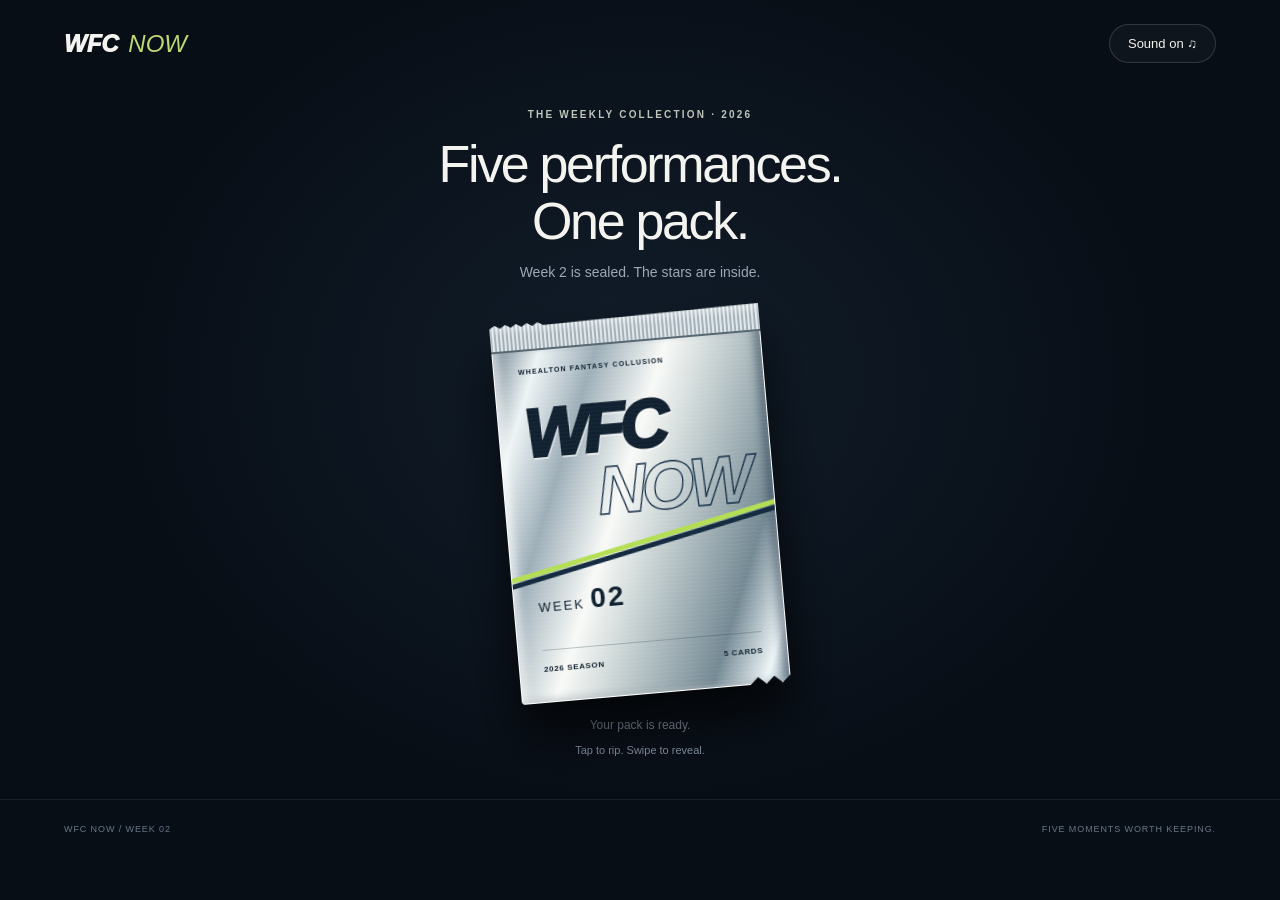
<file: pack.html>
<!doctype html>
<!-- Social preview metadata is static so chat crawlers can read it. -->
<html lang="en"><head><meta charset="utf-8"><meta name="viewport" content="width=device-width,initial-scale=1"><meta name="theme-color" content="#080e16"><title>WFC NOW — Week 2 Card Drop</title><link rel="stylesheet" href="pack.css?v=13">
<meta property="og:type" content="website">
<meta property="og:title" content="WFC NOW — Week 2 Card Drop">
<meta property="og:description" content="Five performances. One pack. Tap to rip and reveal the Week 2 Top 5.">
<meta property="og:url" content="https://joshman04.github.io/commissioners-corner/pack.html">
<meta property="og:image" content="https://joshman04.github.io/commissioners-corner/pack-preview.png">
<meta property="og:image:width" content="1200"><meta property="og:image:height" content="630">
<meta property="og:image:alt" content="Unopened silver WFC NOW Week 2 football card pack">
<meta name="twitter:card" content="summary_large_image">
<meta name="twitter:title" content="WFC NOW — Week 2 Card Drop">
<meta name="twitter:description" content="Five performances. One pack. Tap to rip.">
<meta name="twitter:image" content="https://joshman04.github.io/commissioners-corner/pack-preview.png">
</head>
<body><header><a class="wordmark" href="current.html">WFC <i>NOW</i></a><button id="sound" aria-pressed="true">Sound on ♫</button></header>
<main>
<section id="sealed" class="intro"><p class="eyebrow">THE WEEKLY COLLECTION · 2026</p><h1>Five performances.<br>One pack.</h1><p class="subtitle">Week 2 is sealed. The stars are inside.</p>
<button id="open" class="pack" disabled aria-label="Open the Week 2 five-card pack"><span class="foil-top"></span><span class="pack-body"><span class="edition">WHEALTON FANTASY COLLUSION</span><strong>WFC</strong><em>NOW</em><span class="stripe"></span><span class="pack-week">WEEK <b>02</b></span><span class="pack-bottom">2026 SEASON <span>5 CARDS</span></span></span></button>
<p id="loading" role="status">Preparing your pack…</p><p class="hint">Tap to rip. Swipe to reveal.</p></section>
<section id="reveal" hidden><div class="reveal-heading"><span class="eyebrow">WEEK 2 · THE REVEAL</span><span id="count"></span></div><button id="card-view" aria-label="View card full size"><img id="card" alt="" draggable="false"></button><div class="caption" aria-live="polite"><h1 id="player"></h1><p id="details"></p></div><div class="controls"><button id="prev">← Previous</button><div id="dots" aria-label="Card navigation"></div><button id="next">Next →</button></div><p class="hint">Swipe or use arrow keys · Tap the card to enlarge</p><div id="complete" hidden><p>That’s your Week 2 collection.</p><button id="replay">Rip it again ↻</button><a href="current.html">Read the weekly results →</a></div></section>
</main><footer>WFC NOW / WEEK 02 <span>FIVE MOMENTS WORTH KEEPING.</span></footer>
<dialog id="zoom"><button id="close">Close ✕</button><img id="large" alt=""><a id="download" download>Download original PNG ↓</a></dialog><script src="pack.js?v=20"></script></body></html>
</file>
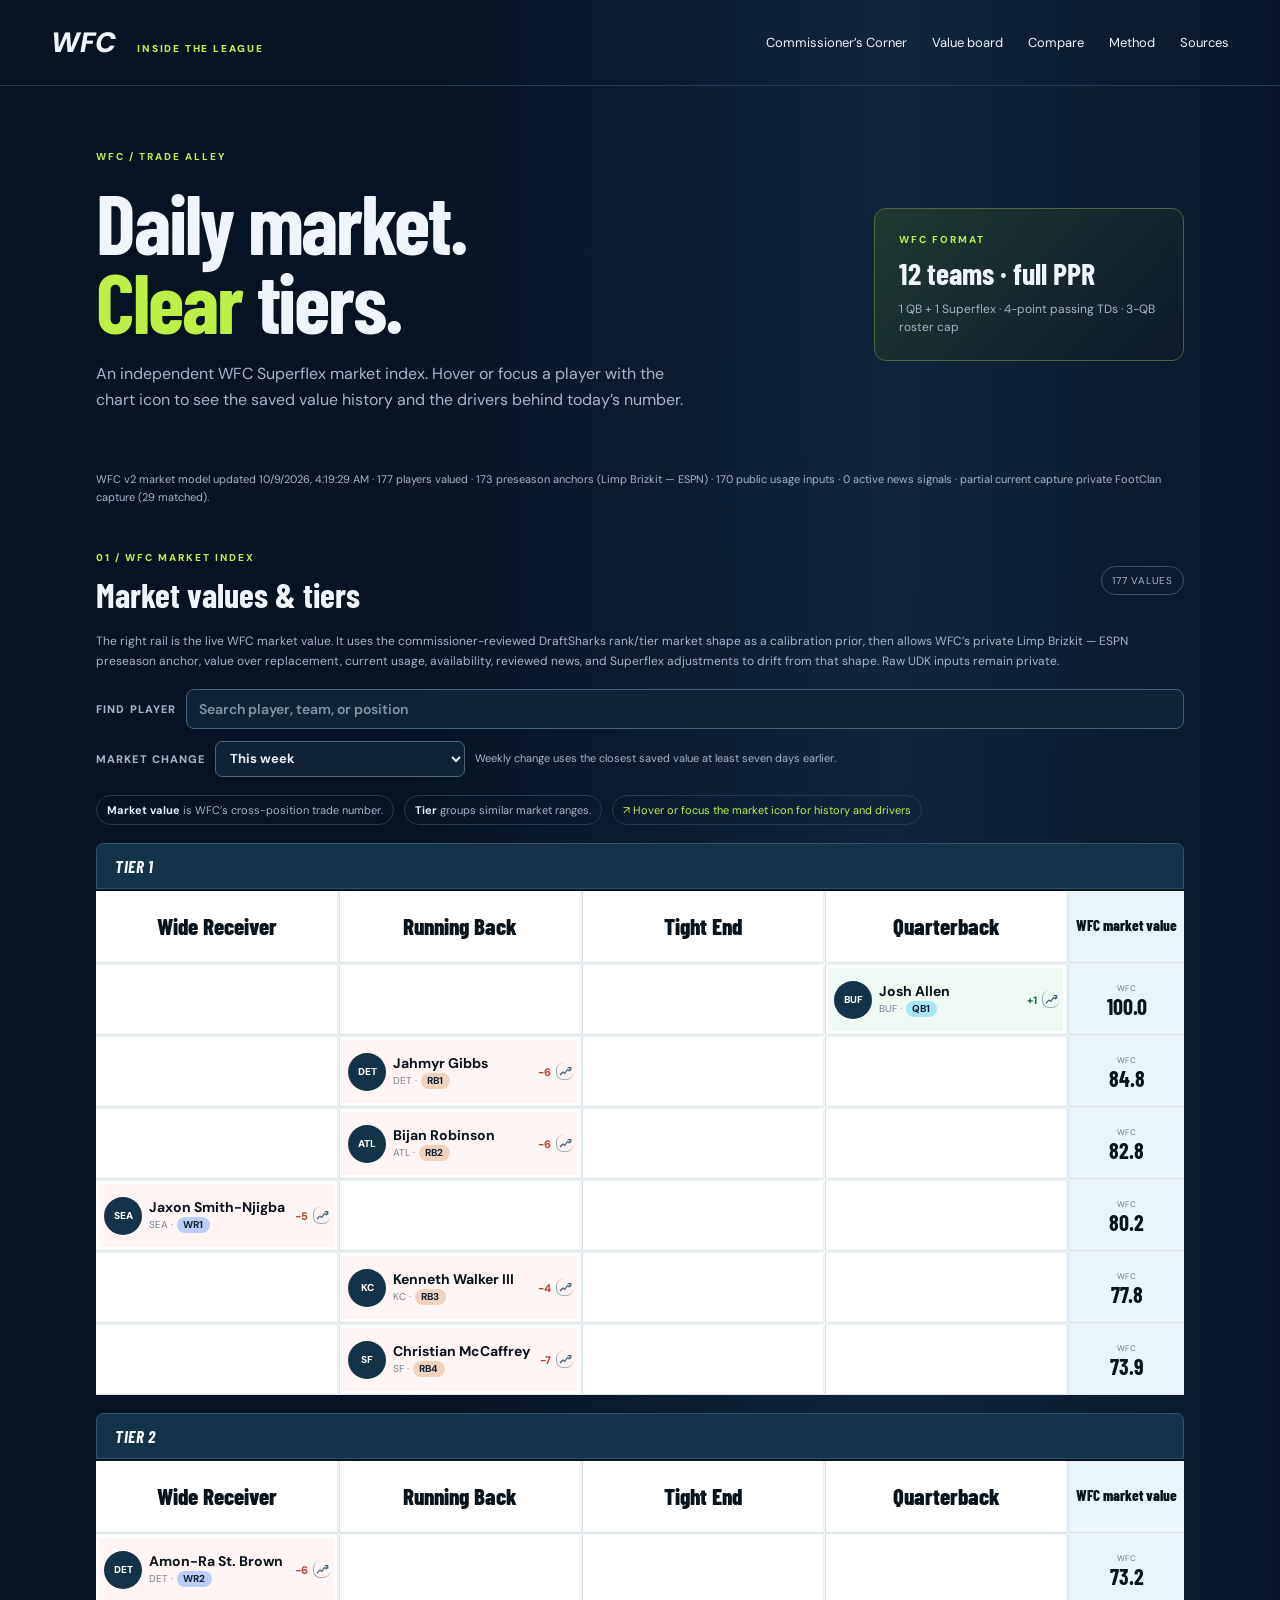
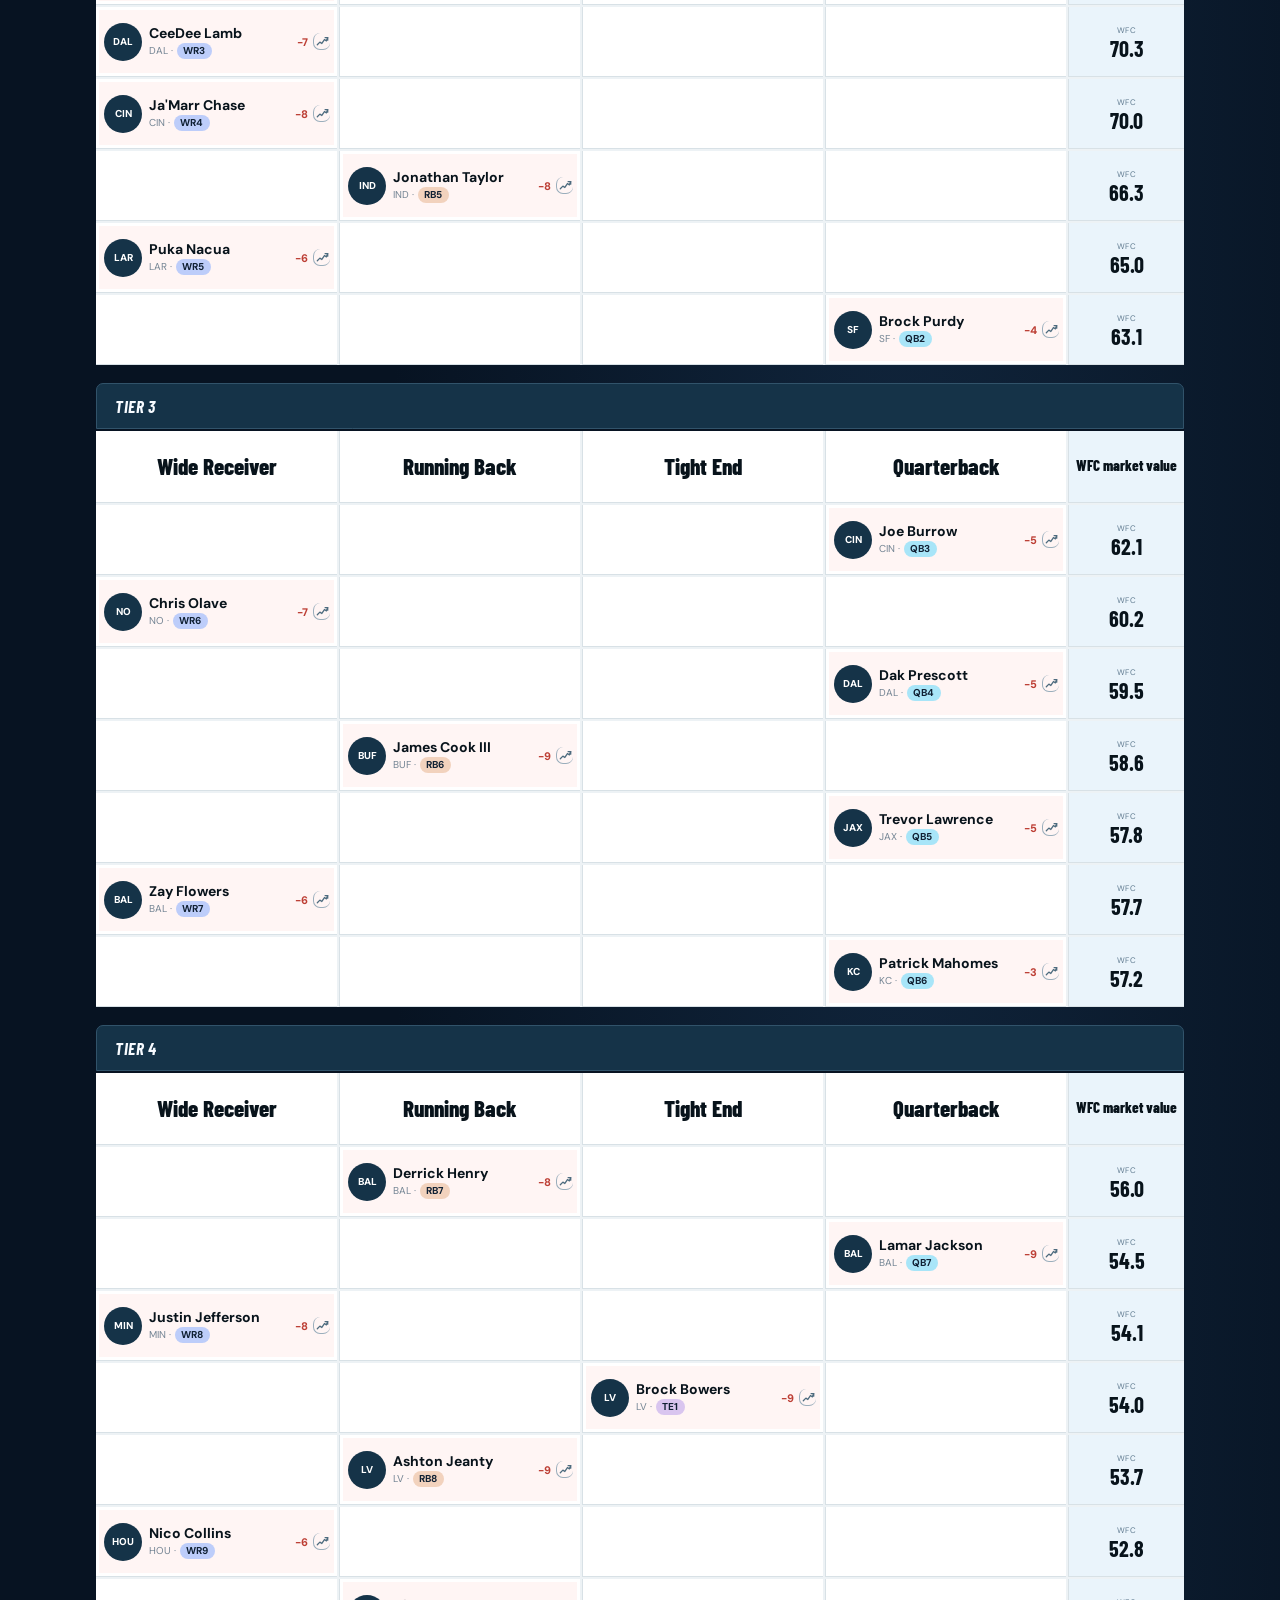
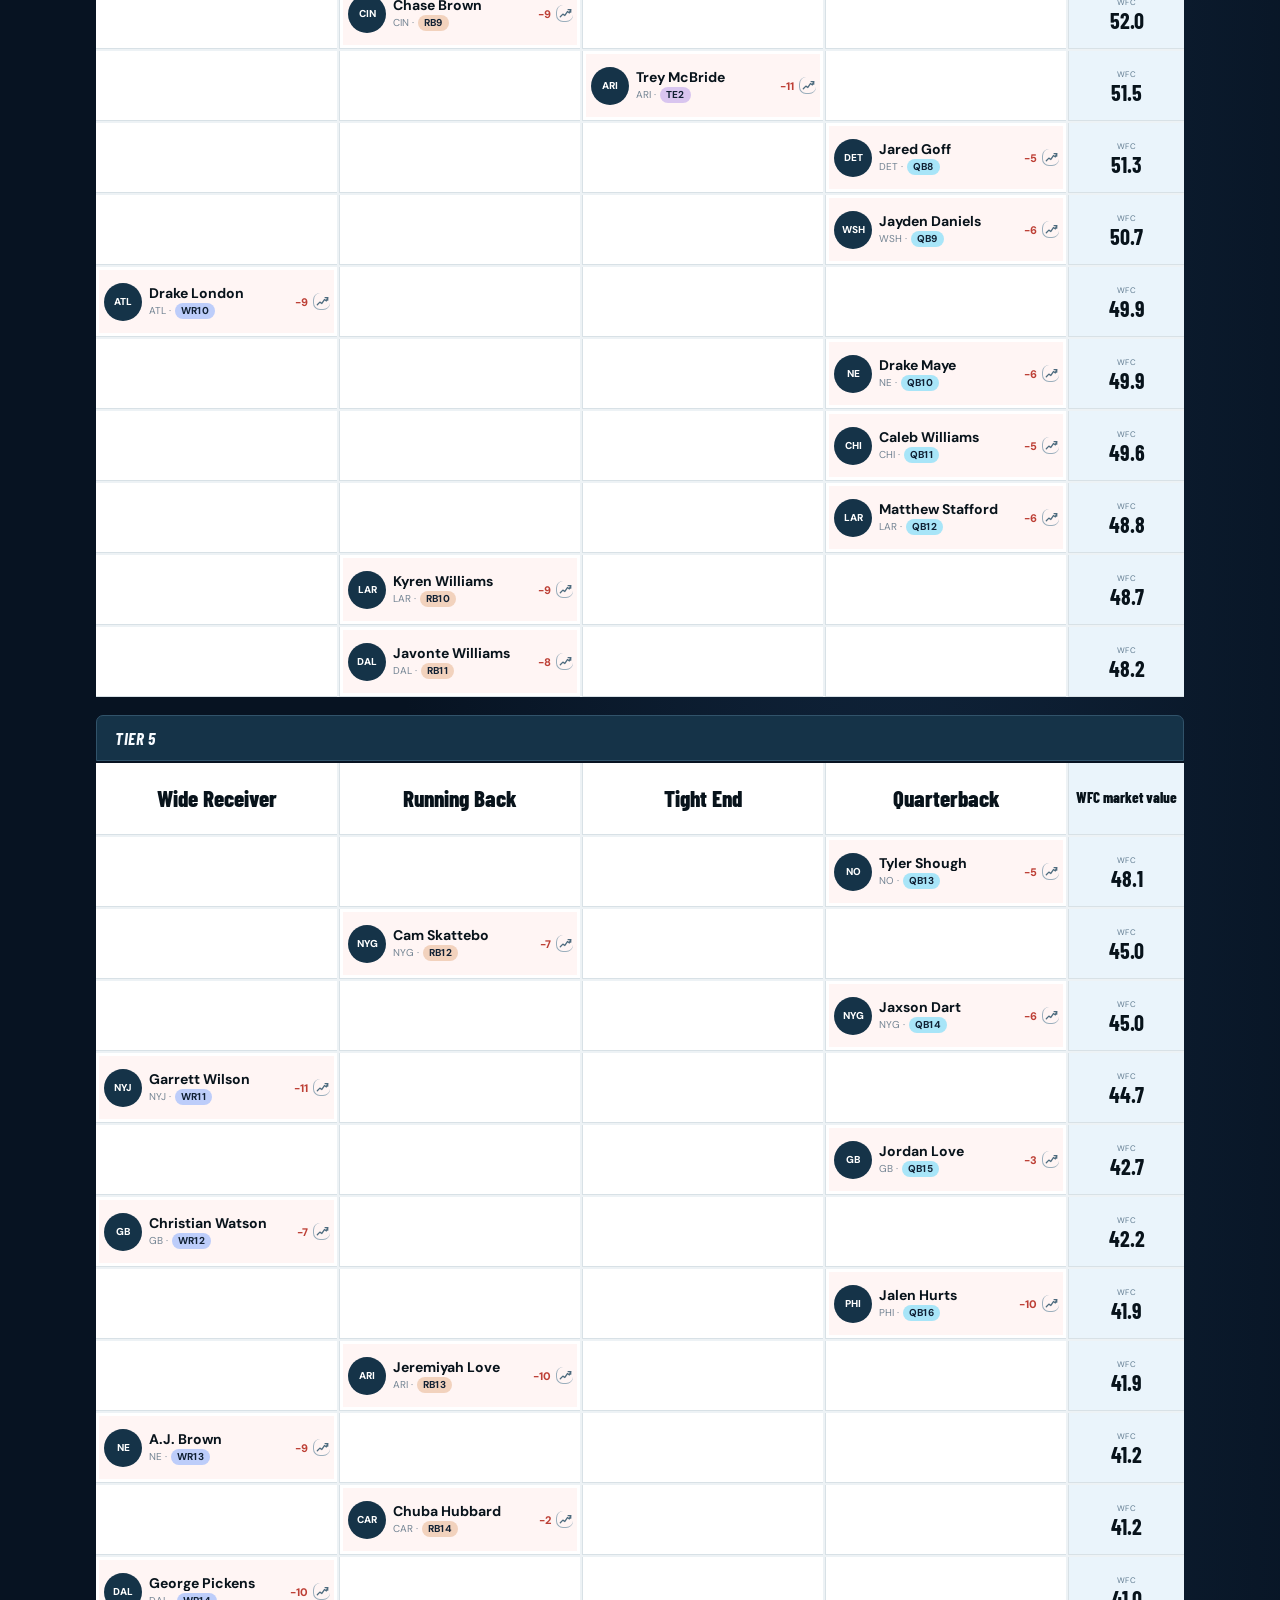
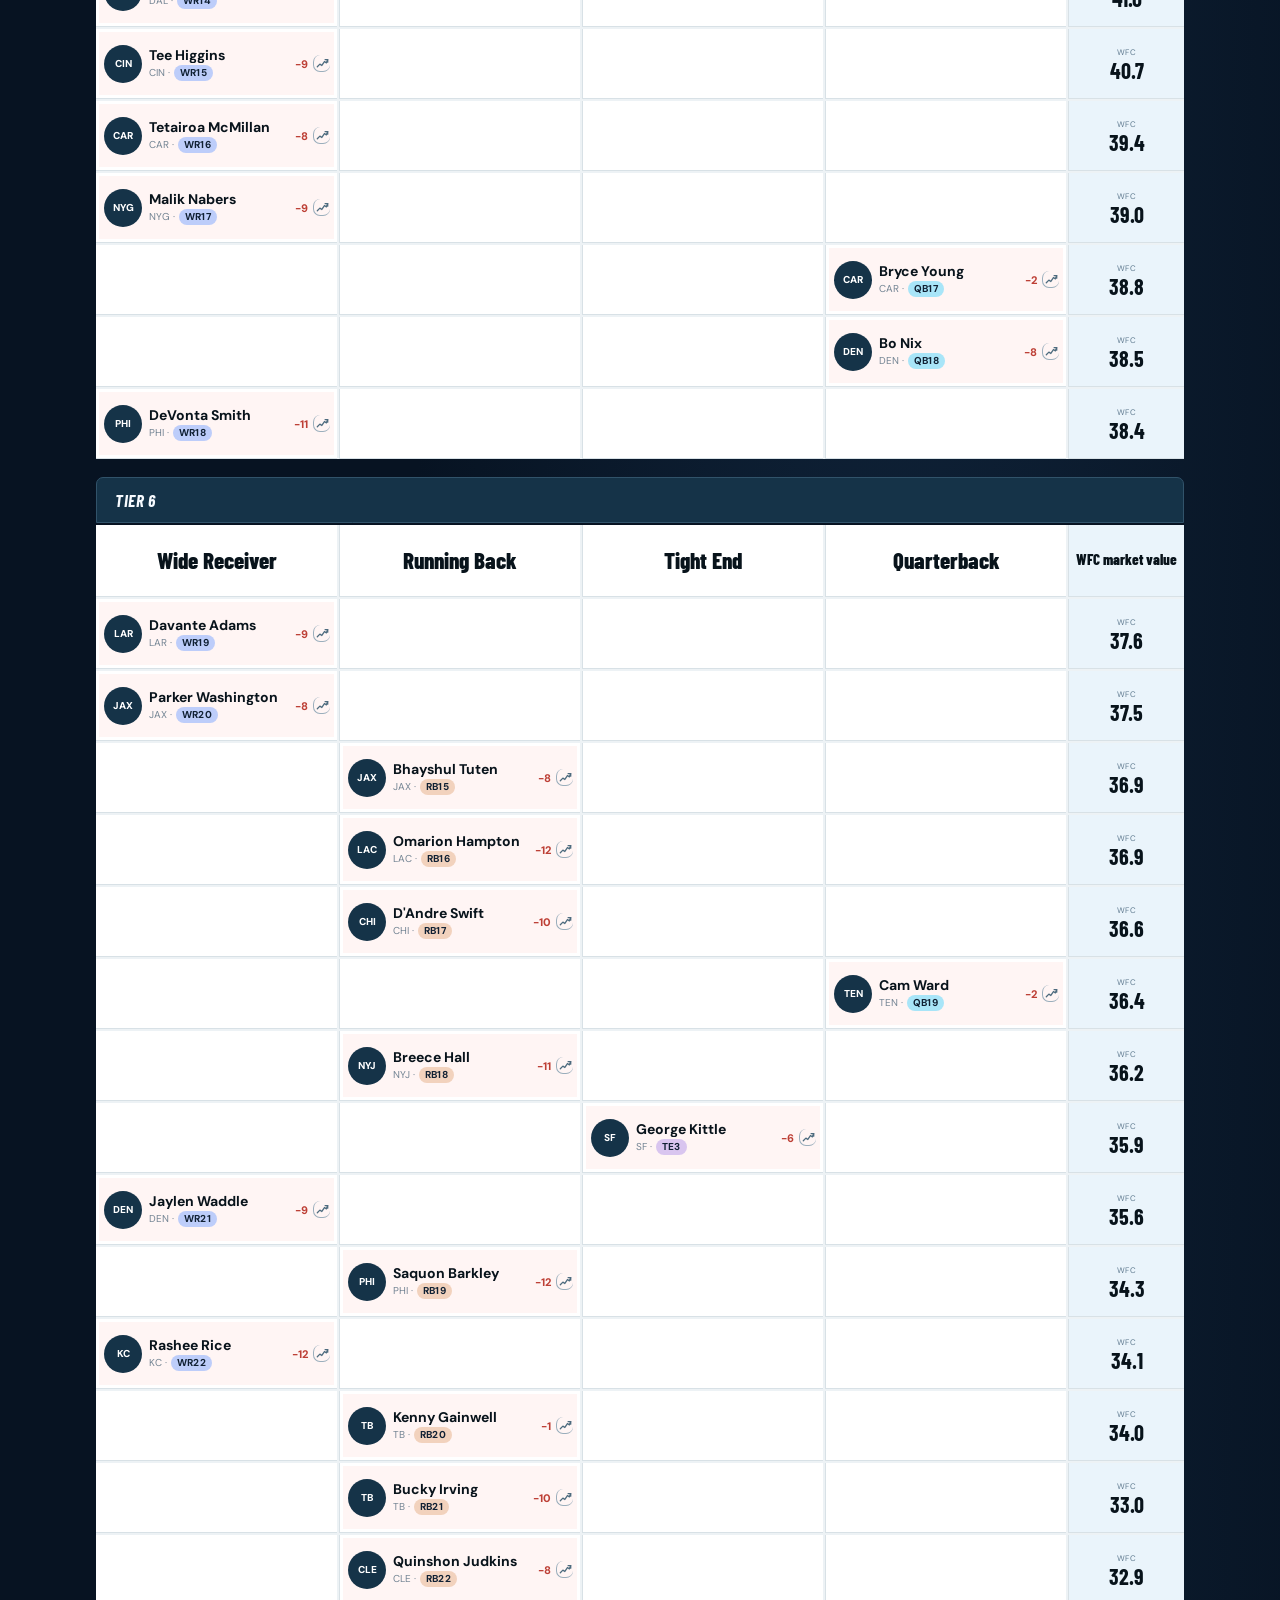
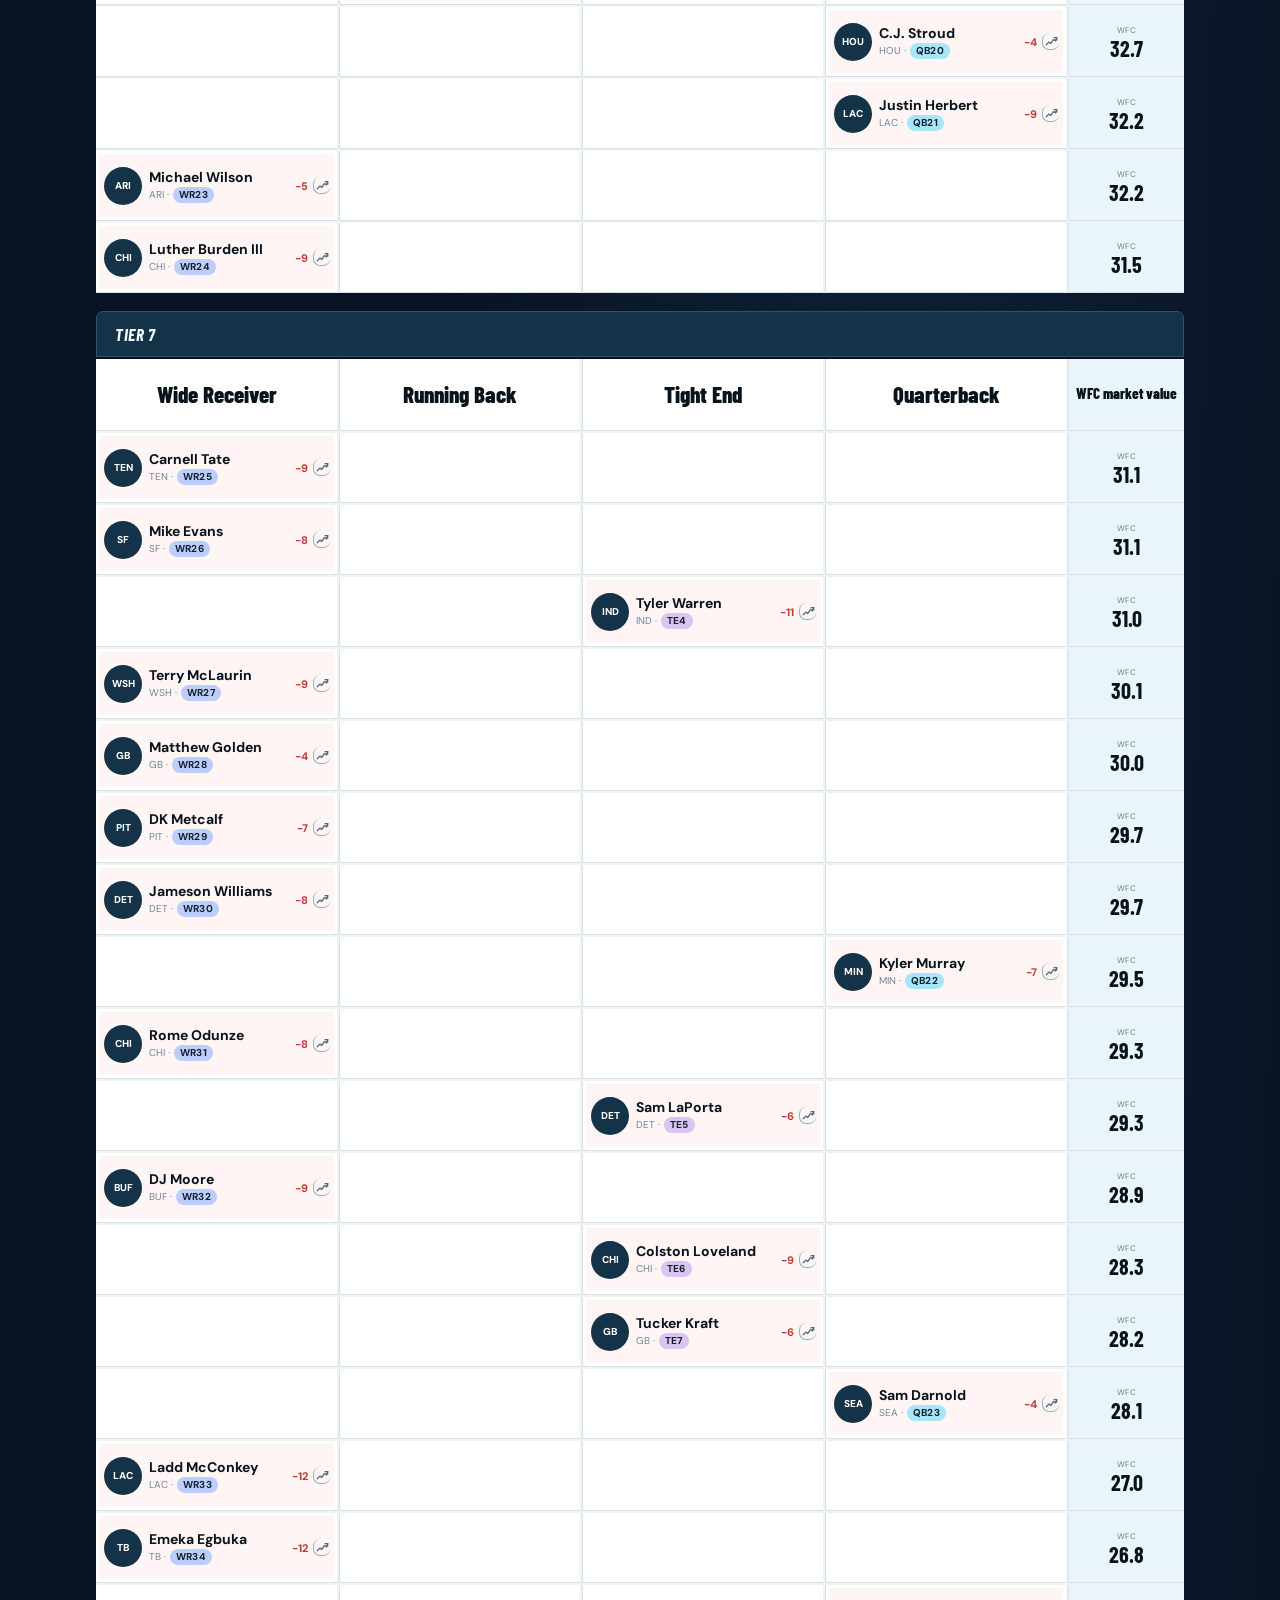
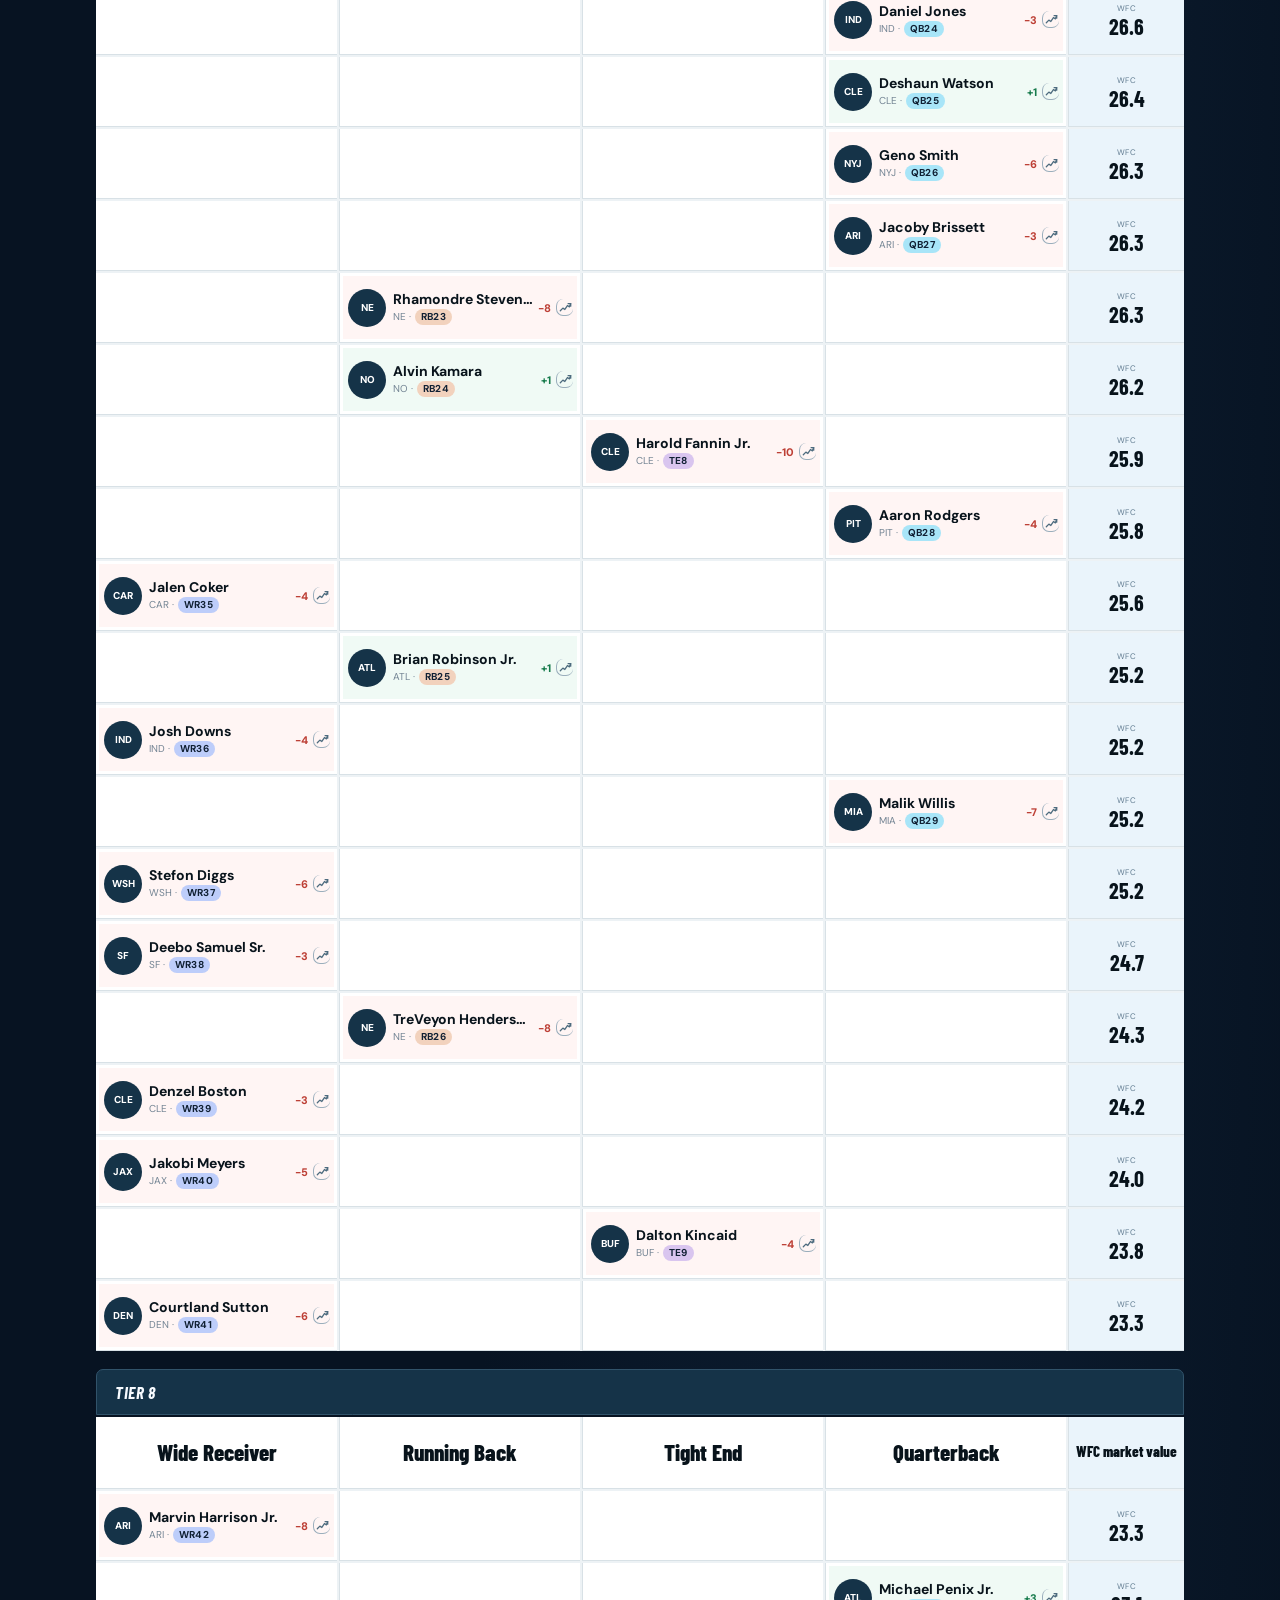
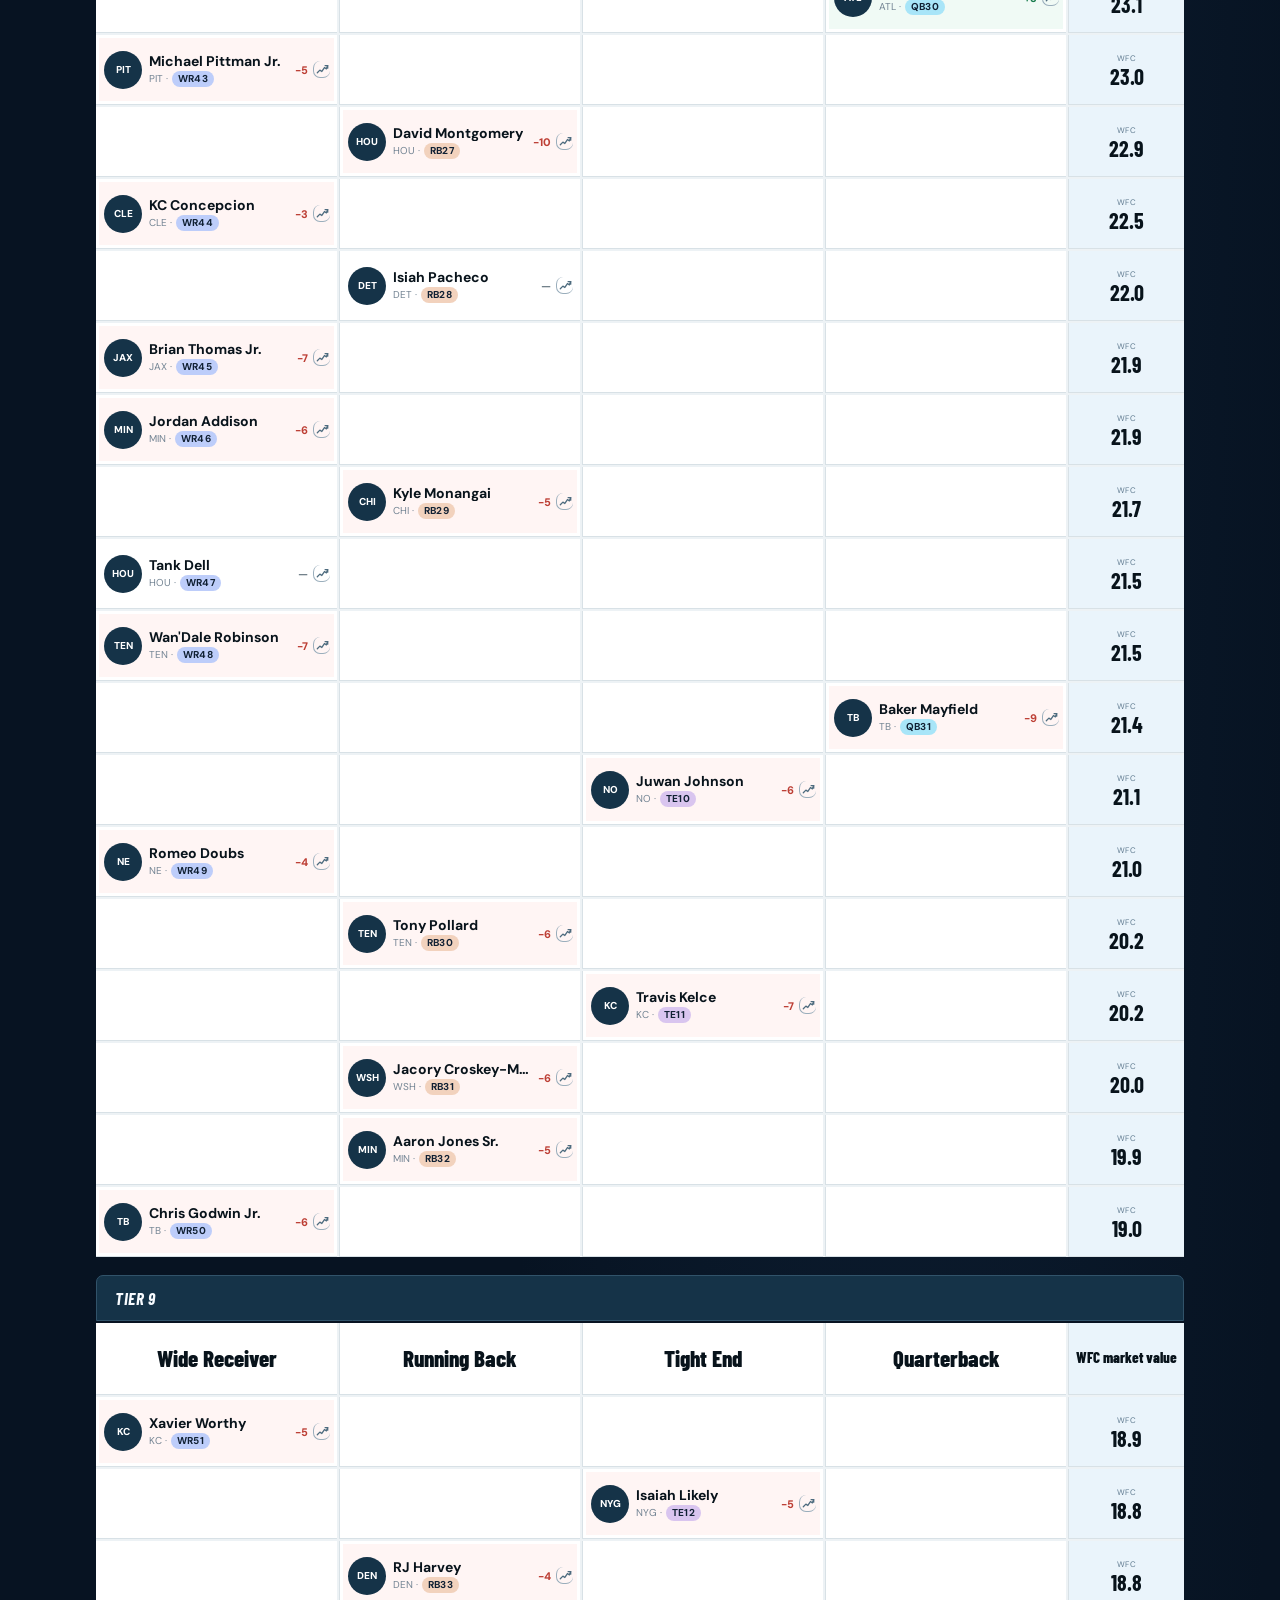
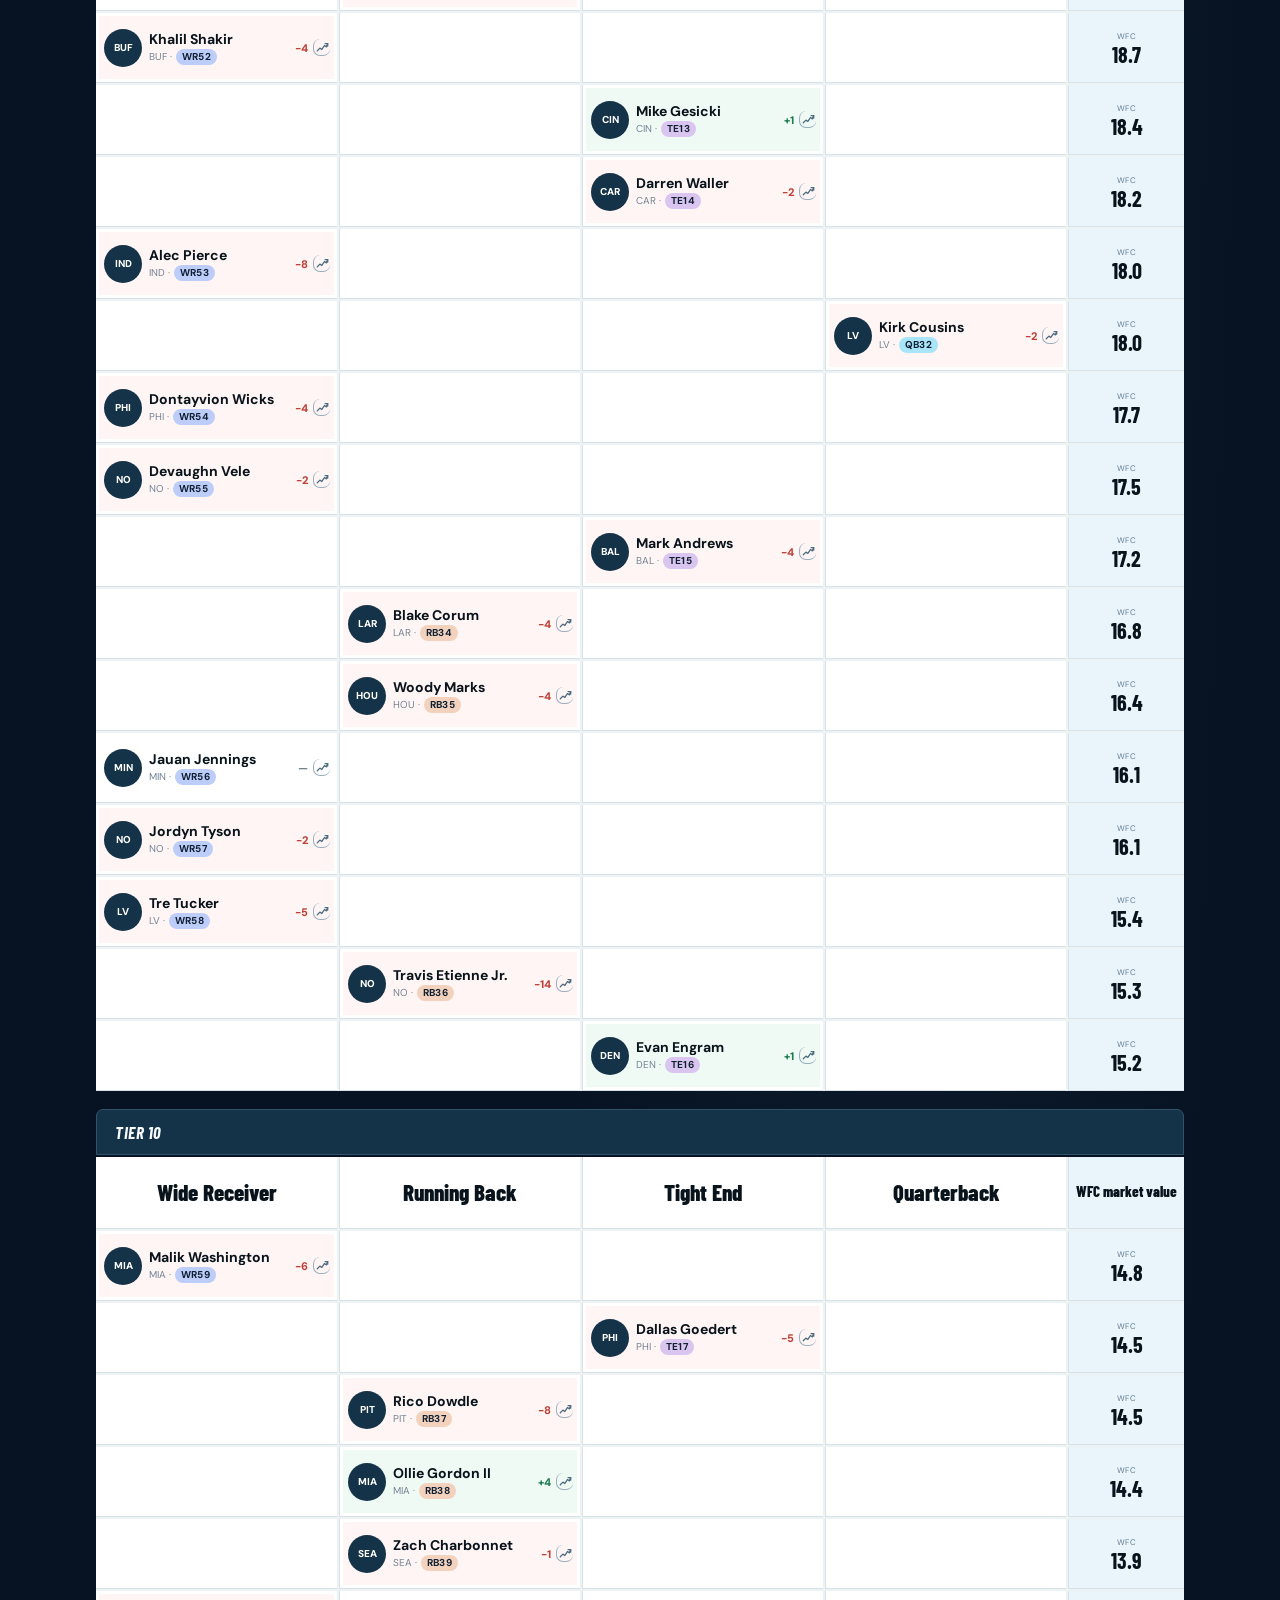
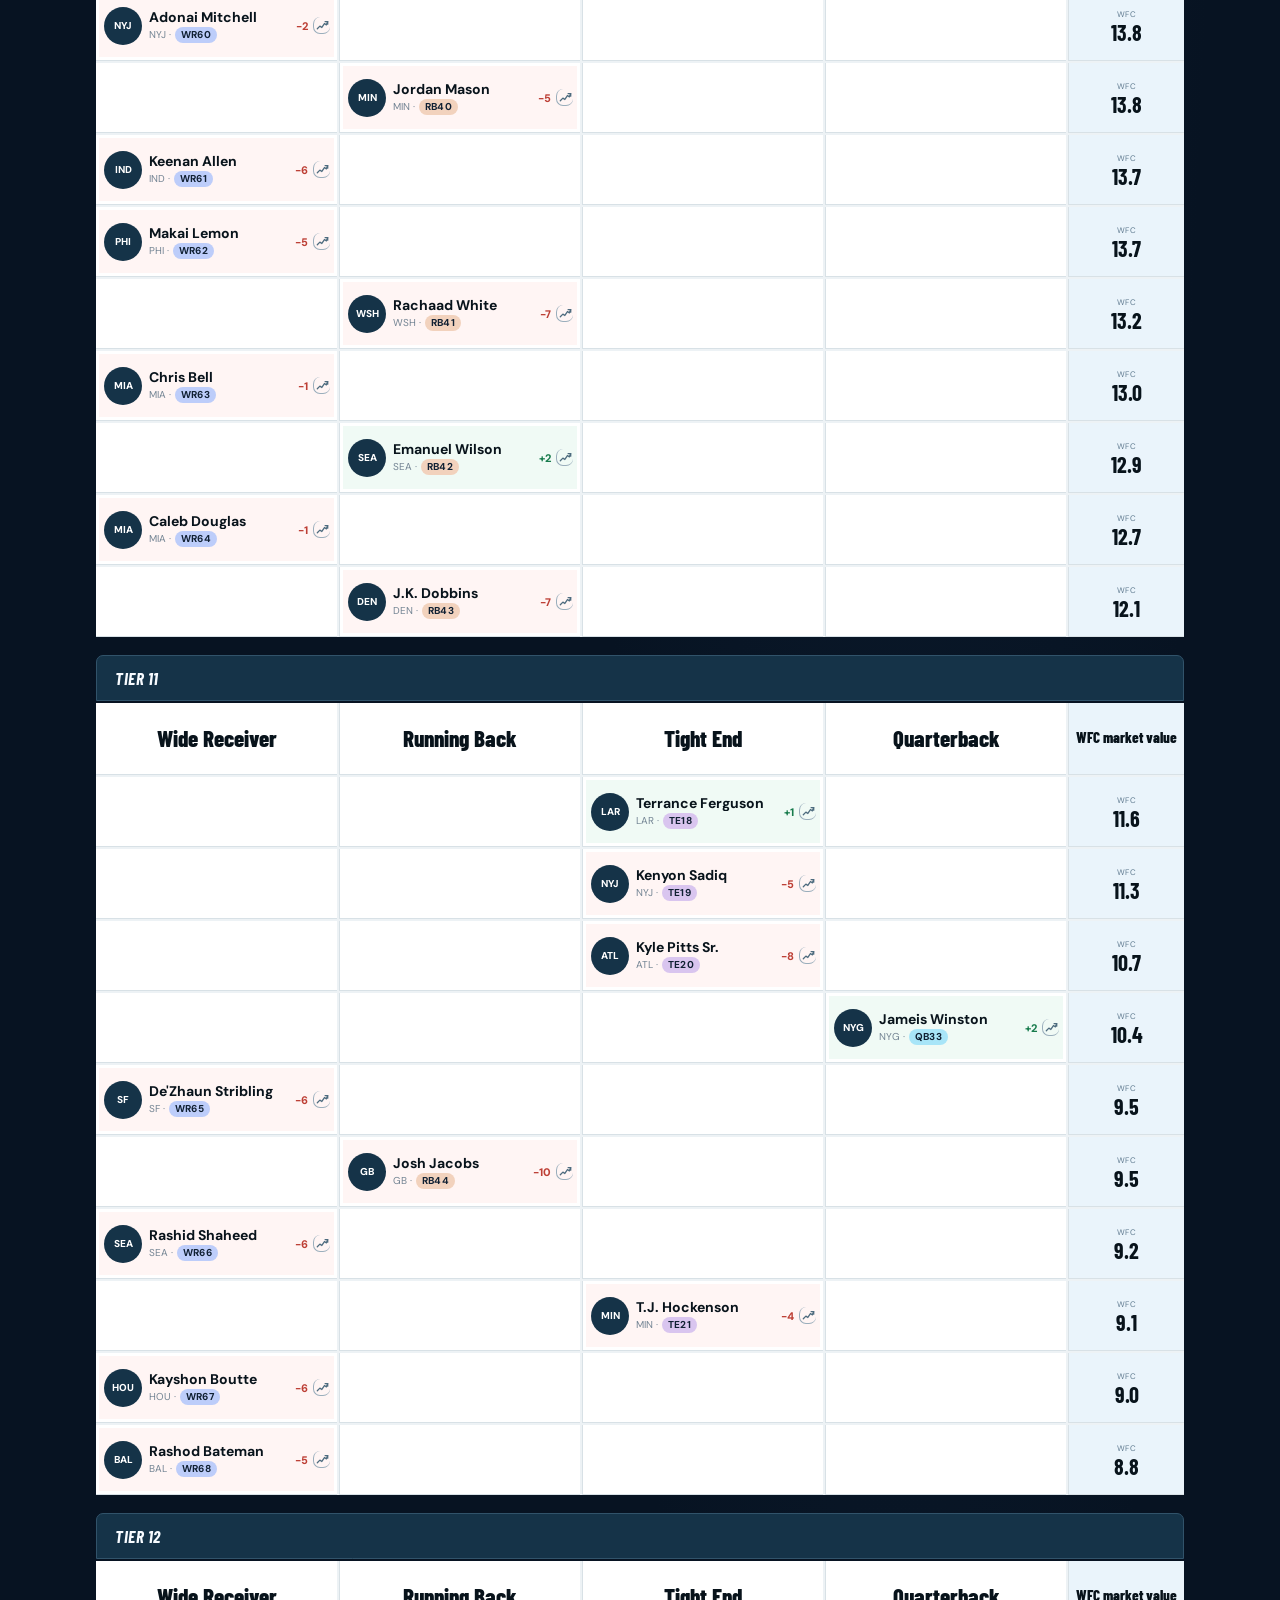
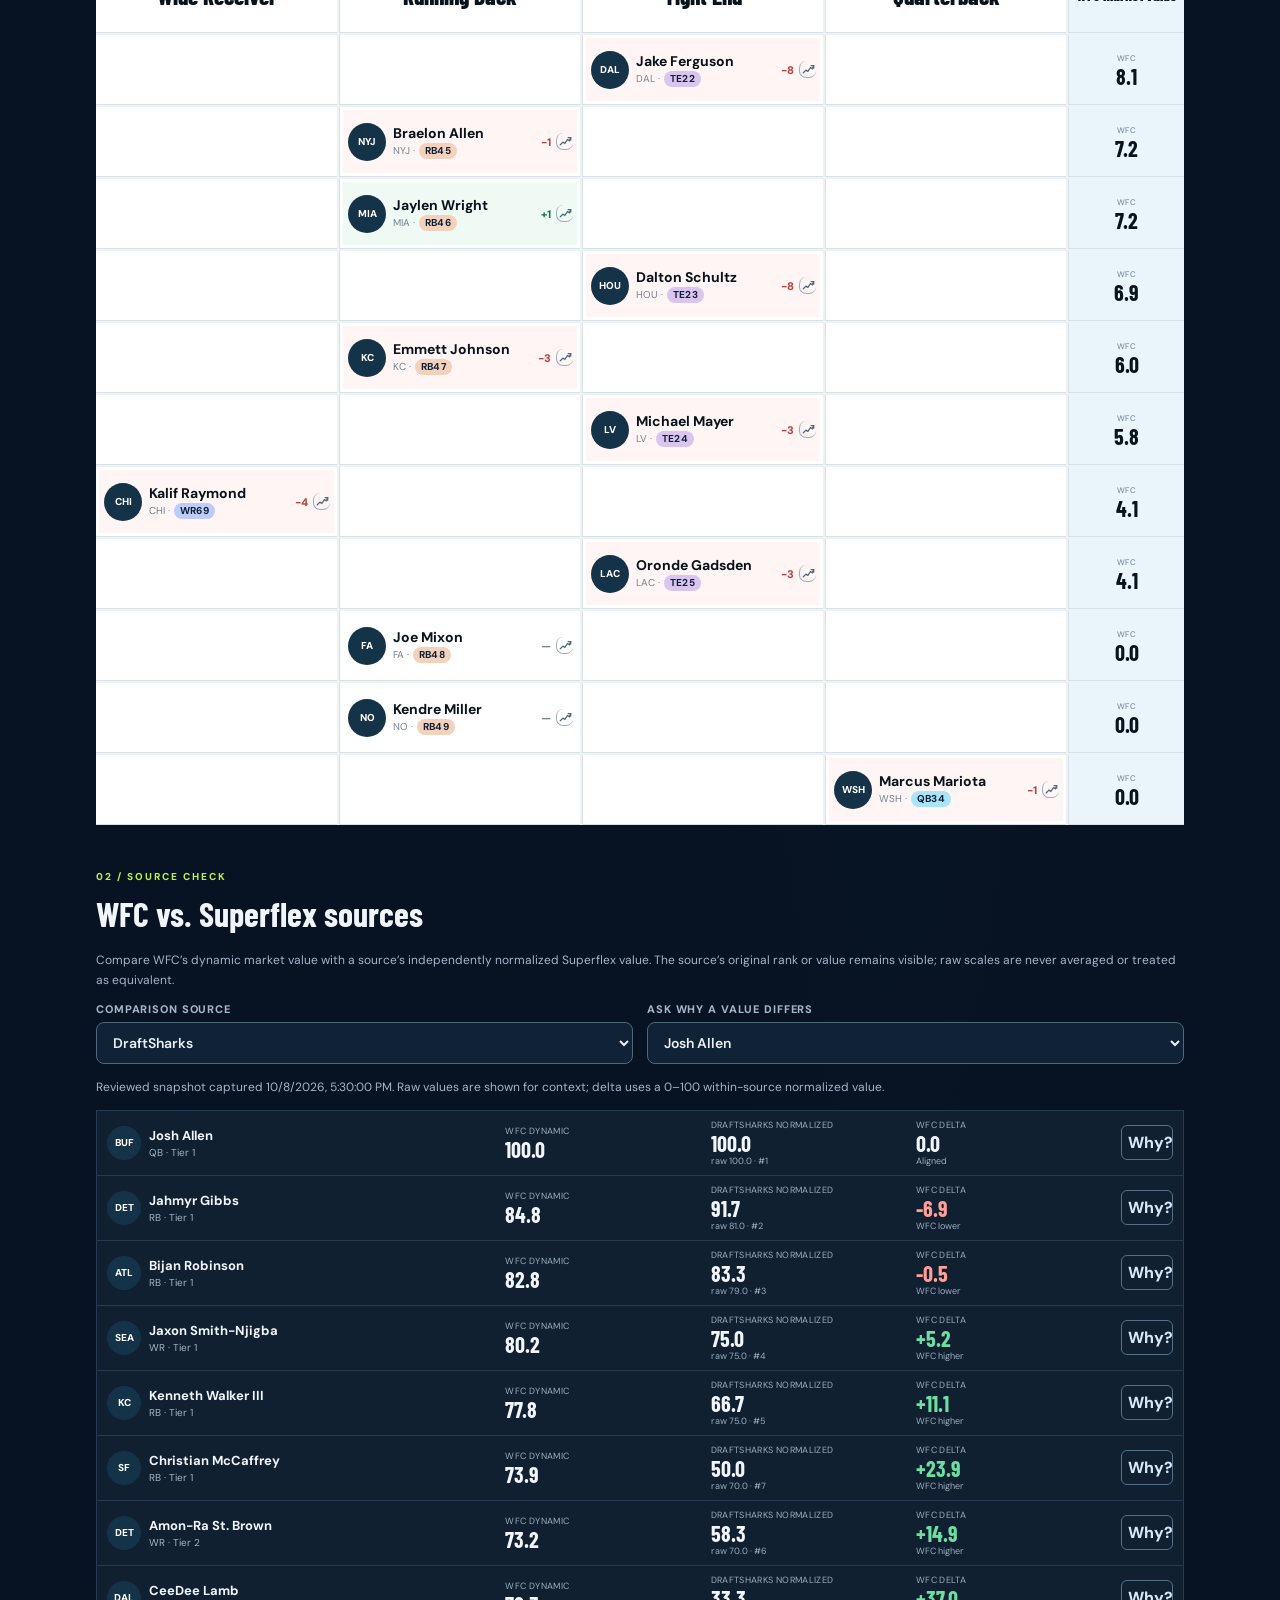
<file: trade-alley.html>
<!doctype html>
<html lang="en">
<head><meta charset="utf-8"><meta name="viewport" content="width=device-width,initial-scale=1"><meta name="theme-color" content="#071322"><title>WFC • Trade Alley</title><link rel="stylesheet" href="dashboard.css?v=2"><link rel="stylesheet" href="trade-alley.css?v=12"></head>
<body class="trade-alley-page">
<header class="mast"><a class="wordmark" href="current.html">WFC <em>INSIDE THE LEAGUE</em></a><nav><a href="current.html">Commissioner’s Corner</a><a href="#board">Value board</a><a href="#compare">Compare</a><a href="#method">Method</a><a href="#sources">Sources</a></nav></header>
<main>
  <section class="trade-hero"><div><p class="eyebrow">WFC / TRADE ALLEY</p><h1>Daily market.<br><i>Clear</i> tiers.</h1><p>An independent WFC Superflex market index. Hover or focus a player with the chart icon to see the saved value history and the drivers behind today’s number.</p></div><aside class="rule-card"><span class="eyebrow">WFC FORMAT</span><strong>12 teams · full PPR</strong><span>1 QB + 1 Superflex · 4-point passing TDs · 3-QB roster cap</span></aside></section>
  <p id="updated" class="source" role="status">Loading WFC market index…</p>
  <section id="board"><div class="section-heading"><div><p class="eyebrow">01 / WFC MARKET INDEX</p><h2>Market values & tiers</h2></div><span id="board-state" class="pill">MODEL</span></div><p class="muted">The right rail is the live WFC market value. It uses the commissioner-reviewed DraftSharks rank/tier market shape as a calibration prior, then allows WFC’s private Limp Brizkit — ESPN preseason anchor, value over replacement, current usage, availability, reviewed news, and Superflex adjustments to drift from that shape. Raw UDK inputs remain private.</p><div class="board-search"><label for="player-search">Find player</label><input id="player-search" type="search" placeholder="Search player, team, or position" autocomplete="off"></div><div class="change-control"><label for="change-window">Market change</label><select id="change-window"><option value="weekly" selected>This week</option><option value="total">Since preseason</option></select><span id="change-window-note">Weekly change uses the closest saved value at least seven days earlier.</span></div><div class="board-legend"><span><b>Market value</b> is WFC’s cross-position trade number.</span><span><b>Tier</b> groups similar market ranges.</span><span class="history-key">↗ Hover or focus the market icon for history and drivers</span></div><div class="value-board" id="value-board" aria-live="polite"></div></section>
  <section id="compare"><div class="section-heading"><div><p class="eyebrow">02 / SOURCE CHECK</p><h2>WFC vs. Superflex sources</h2></div></div><p class="muted">Compare WFC’s dynamic market value with a source’s independently normalized Superflex value. The source’s original rank or value remains visible; raw scales are never averaged or treated as equivalent.</p><div class="comparison-controls"><div class="comparison-control"><label for="comparison-provider">Comparison source</label><select id="comparison-provider" aria-label="Comparison source"></select></div><div class="comparison-control"><label for="comparison-player">Ask why a value differs</label><select id="comparison-player" aria-label="Player explanation"></select></div></div><p id="comparison-status" class="comparison-status" role="status"></p><div id="comparison-list" class="comparison-list" aria-live="polite"></div><aside id="comparison-focus" class="comparison-focus" aria-live="polite"></aside></section>
  <section id="method"><div class="section-heading"><div><p class="eyebrow">03 / MODEL & INPUTS</p><h2>Explainable by design</h2></div></div><div class="method-grid"><article><h3>History</h3><p>Preseason values are labeled WFC model reconstructions. From the regular season forward, each refresh saves a daily WFC value snapshot.</p></article><article><h3>News and schedule</h3><p>Commissioner-reviewed, dated signals can move a value immediately. With no active signal, the relevant component remains neutral.</p></article><article><h3>External charts</h3><p>Provider charts remain source-attributed comparison or permitted-import references. They are never scraped, copied, or reverse engineered into the WFC model.</p></article></div></section>
  <section id="sources"><div class="section-heading"><div><p class="eyebrow">04 / PROVENANCE</p><h2>Sources & limits</h2></div></div><div id="providers" class="providers"></div><p class="licensing-note">External data is not fetched from the browser or by this site. DraftSharks and the other provider entries remain attribution links and import contracts only; a reviewed, permitted snapshot is required before any external value is displayed.</p></section>
  <footer><span>WFC Trade Alley · Manual league decision support.</span><a href="current.html">Commissioner’s Corner ↗</a></footer>
</main><script src="trade-alley.js?v=11"></script></body></html>
</file>
<file: pack.css>
*{box-sizing:border-box} :root{color-scheme:dark;font-family:Arial,Helvetica,sans-serif;color:#f3f4ef;background:#080e16}body{margin:0;background:radial-gradient(ellipse at 50% 42%,#20354a66,transparent 58%);min-height:100svh}button,a{-webkit-tap-highlight-color:transparent}button{font:inherit;color:inherit;cursor:pointer}button:disabled{cursor:wait;opacity:.5}button:focus-visible,a:focus-visible{outline:3px solid #c8ee71;outline-offset:5px}a{color:inherit;text-decoration:none}header{max-width:1400px;margin:auto;padding:24px 5%;display:flex;justify-content:space-between;align-items:center}.wordmark{font-weight:950;font-size:24px;font-style:italic}.wordmark i{font-weight:400;color:#bcd875;margin-left:3px}#sound,.controls button,#replay,#close{background:#ffffff08;border:1px solid #ffffff25;border-radius:30px;padding:11px 18px;font-size:13px}main{max-width:1200px;margin:auto;padding:12px 24px 32px}.intro{text-align:center}.eyebrow{font-size:10px;font-weight:bold;letter-spacing:.22em;color:#bec6ba}h1{font-size:clamp(30px,5vw,52px);font-weight:500;letter-spacing:-.045em;margin:16px 0 12px;line-height:1.1}.subtitle{color:#9ca8b5;font-size:14px}.pack{position:relative;display:block;width:250px;height:355px;margin:34px auto 24px;border:0;padding:0;background:none;filter:drop-shadow(0 25px 30px #000a);transform:rotate(-5deg);transition:transform .4s}.pack:hover{transform:rotate(-2deg) translateY(-5px)}.pack-body{position:absolute;inset:22px 0 0;display:flex;flex-direction:column;text-align:left;padding:22px 24px;background:linear-gradient(115deg,#b8c5cb 0%,#f9fcfa 18%,#9faeb8 35%,#e2e8e7 55%,#83919b 85%,#d6e2e7);color:#112130;clip-path:polygon(0 0,100% 0,100% 98%,97% 100%,94% 98%,91% 100%,88% 98%,85% 100%,0 100%);border:1px solid white}.foil-top{position:absolute;left:0;right:0;top:0;height:26px;background:repeating-linear-gradient(90deg,#a5b1b9 0 2px,#e0e7ea 2px 4px);border-bottom:2px solid #586872;z-index:2;transition:transform .65s ease,opacity .65s}.edition{font-size:7px;letter-spacing:.16em;font-weight:800}.pack strong{font-size:68px;font-weight:1000;font-style:italic;line-height:1;margin-top:25px;letter-spacing:-5px}.pack em{font-size:68px;line-height:.85;align-self:flex-end;font-weight:800;-webkit-text-stroke:1.3px #142d44;color:transparent;letter-spacing:-5px}.stripe{height:5px;background:#b4df55;transform:skewY(-12deg);margin:22px -24px 10px;box-shadow:0 6px #142b40}.pack-week{margin-top:14px;font-size:13px;letter-spacing:.16em}.pack-week b{font-size:28px}.pack-bottom{margin-top:auto;font-size:8px;letter-spacing:.08em;font-weight:bold;display:flex;justify-content:space-between}.ripping .foil-top{transform:translate(130px,-95px) rotate(50deg);opacity:0}.ripping .pack-body{animation:unwrap .8s forwards}@keyframes unwrap{45%{transform:rotate(6deg) scale(1.04)}100%{transform:translateY(80px) scale(.85);opacity:0}}.hint,#loading{color:#8595a6;font-size:12px}.hint{font-size:11px}footer{max-width:1400px;margin:auto;padding:24px 5%;border-top:1px solid #ffffff12;display:flex;justify-content:space-between;color:#687787;font-size:9px;letter-spacing:.1em}.reveal-heading{display:flex;justify-content:space-between;align-items:center;max-width:960px;margin:12px auto 18px}#count{font-size:12px;color:#93a2b4}#card-view{display:block;border:0;background:none;padding:0;width:100%;height:min(59svh,660px);touch-action:pan-y;cursor:zoom-in}#card{width:100%;height:100%;object-fit:contain;filter:drop-shadow(0 15px 22px #0008)}.arrive{animation:arrive .35s ease-out}@keyframes arrive{from{opacity:0;transform:translateX(20px) scale(.98)}to{opacity:1;transform:none}}.caption{text-align:center}.caption h1{font-size:26px;margin:22px 0 7px}.caption p{color:#bbd887;margin:0;font-size:13px}.controls{max-width:650px;margin:22px auto 0;display:flex;align-items:center;justify-content:space-between;gap:10px}.controls button:disabled{opacity:.25;cursor:default}#dots{display:flex;gap:9px}#dots button{width:10px;height:10px;padding:0;border-radius:50%;background:#465362;border:0}#dots button[aria-current=true]{background:#c5ea81}#reveal>.hint{text-align:center}#complete{text-align:center;margin:24px 0}#complete a{display:inline-block;margin:12px;font-size:13px;color:#c4d0de}dialog{background:#080e16;color:white;border:1px solid #344456;border-radius:12px;padding:20px;max-width:96vw;max-height:96svh}dialog::backdrop{background:#000d}dialog img{display:block;max-width:88vw;max-height:76svh;object-fit:contain;margin:16px auto}dialog a{display:block;text-align:center;font-size:13px}dialog #close{display:block;margin-left:auto}[hidden]{display:none!important}@media(max-width:560px){header{padding:18px 20px}main{padding:10px 14px 24px}h1{font-size:36px}.pack{width:230px;height:330px;margin-top:28px}.pack strong,.pack em{font-size:62px}.caption h1{font-size:23px}.controls button{padding:11px 12px}footer span{display:none}#card-view{height:54svh}}@media(prefers-reduced-motion:reduce){*,*::before,*::after{animation:none!important;transition:none!important}}
/* Polished foil: embossed seams, brushed metal and a traveling reflection. */
.pack{perspective:900px;isolation:isolate;width:270px;height:380px;filter:drop-shadow(0 32px 26px #000b)}
.pack-body{overflow:hidden;background:linear-gradient(112deg,#70828f 0%,#eef4f5 12%,#9daeb8 26%,#f8faf7 43%,#bcc8ca 60%,#748994 81%,#edf5f7 94%,#94a7b4);box-shadow:inset 5px 0 8px #ffffffa0,inset -6px 0 9px #24384980;border-radius:3px}
.pack-body::before{content:'';position:absolute;inset:0;pointer-events:none;background:repeating-linear-gradient(2deg,#fff2 0 1px,transparent 1px 4px);mix-blend-mode:soft-light}
.pack-body::after{content:'';position:absolute;inset:-60%;pointer-events:none;background:linear-gradient(110deg,transparent 40%,#fff0 43%,#ffffff90 48%,#fff2 52%,transparent 56%);transform:translateX(-65%);animation:foil-sweep 5s ease-in-out infinite}
@keyframes foil-sweep{0%,15%{transform:translateX(-65%)}60%,100%{transform:translateX(65%)}}
.foil-top{height:28px;clip-path:polygon(0 12%,2% 0,4% 12%,6% 0,8% 12%,10% 0,12% 12%,14% 0,16% 12%,18% 0,20% 12%,100% 0,100% 100%,0 100%);box-shadow:inset 0 6px 7px #fff6}
.pack-bottom{border-top:1px solid #334c5550;padding-top:14px;padding-bottom:6px}
.pack strong{text-shadow:1px 2px 0 #fff8}.pack-week{margin-top:24px}
.ripping .foil-top{transform:translate(170px,-110px) rotate(65deg);transition:transform .7s cubic-bezier(.2,.6,.4,1),opacity .7s}
.ripping .pack-body{animation:foil-open .85s cubic-bezier(.3,0,.4,1) forwards}
@keyframes foil-open{0%{transform:rotateY(0)}25%{transform:rotateY(-12deg) rotate(-3deg)}50%{transform:rotateY(10deg) translateY(8px)}100%{transform:translateY(140px) rotate(12deg) scale(.8);opacity:0}}
.arrive{animation:card-glide .5s cubic-bezier(.2,.8,.2,1)}
@keyframes card-glide{from{opacity:0;transform:translateY(22px) rotate(-1deg) scale(.96)}to{opacity:1;transform:none}}
@media(max-width:560px){.pack{width:230px;height:330px}.pack-week{margin-top:14px}}
@media(prefers-reduced-motion:reduce){.pack-body::after{animation:none;transform:none}.ripping .pack-body,.arrive{animation:none}}
.confetti-layer{position:fixed;inset:0;overflow:hidden;pointer-events:none;z-index:8}.confetti-layer i{position:absolute;display:block;border-radius:1px;will-change:transform,opacity}

#reveal{position:relative}.owner-stamp{position:absolute;right:3%;top:15%;z-index:85;pointer-events:none;width:clamp(86px,15vw,150px);padding:8px;background:#f3f5f0;border:3px solid #b8e629;border-radius:18px;box-shadow:0 14px 36px #0008;text-align:center;color:#13243a;transform:rotate(-7deg)}.owner-stamp img{display:block;width:100%;aspect-ratio:1;object-fit:contain;border-radius:10px}.owner-stamp span{display:block;font-size:10px;font-weight:900;padding-top:7px;text-transform:uppercase}.owner-stamp.gold{border-color:#ffd700;box-shadow:0 0 24px #ffd70066,0 14px 36px #0008}

/* Floating owner artwork, positioned within the actual contained card bounds. */
.owner-stamp,.owner-stamp.gold{right:auto;padding:0;background:transparent;border:0;border-radius:0;box-shadow:none;color:white;filter:drop-shadow(0 2px 3px #000b)}
.owner-stamp img{border-radius:0;object-fit:contain}
.owner-stamp span{font-size:9px;line-height:1.15;text-shadow:0 1px 3px #000,0 0 5px #000;padding-top:3px}

.owner-dock{display:flex;justify-content:center;align-items:center;min-height:110px;margin:12px 0 0;overflow:visible}
.owner-dock .owner-stamp{flex:none;transform:none;filter:drop-shadow(0 2px 3px #0008)}
.owner-dock .owner-stamp img{width:76px;height:auto;aspect-ratio:auto;object-fit:contain;object-position:center;border-radius:0;clip-path:none;max-width:none}
.owner-dock .owner-stamp span{width:150px;margin-left:-37px;font-size:10px}

.owner-stamp.name-stamp,.owner-stamp.name-stamp.gold{background:none;border:0;box-shadow:none;padding:0;right:auto;filter:none;transform:none}
.owner-stamp.name-stamp span{font:italic 900 1em/1.1 Arial,sans-serif;letter-spacing:.04em;color:var(--owner-ink);text-transform:uppercase;padding:0;-webkit-text-stroke:1px var(--owner-edge);paint-order:stroke fill;text-shadow:0 2px 2px #0009,0 0 5px #ffffff80}

/* Two inks, imperfect coverage and a compressed rubber-stamp impression. */
.owner-stamp.name-stamp,.owner-stamp.name-stamp.gold{padding:7px 9px;border:3px double var(--owner-ink);border-radius:4px;box-shadow:inset 0 0 0 1px var(--owner-edge);background:transparent;color:var(--owner-ink);mix-blend-mode:normal;mask-image:repeating-linear-gradient(7deg,#000 0 3px,#000b 3px 4px,#000 4px 7px);}
.owner-stamp.name-stamp span{font-family:Impact,'Arial Narrow',Arial,sans-serif;font-style:normal;font-weight:900;font-size:1em;line-height:1.05;letter-spacing:.07em;overflow-wrap:normal;color:var(--owner-ink);-webkit-text-stroke:.6px var(--owner-edge);text-shadow:1px 1px 0 var(--owner-edge);padding:3px 0;border-top:2px solid var(--owner-edge);border-bottom:2px solid var(--owner-edge)}
.owner-stamp.name-stamp::after{content:'';position:absolute;inset:0;pointer-events:none;background:repeating-linear-gradient(173deg,transparent 0 6px,#ffffff18 6px 7px,transparent 7px 13px);border-radius:3px}

/* Fresh ink: heavy type, soft ink spread, subtle wet highlights; no frame. */
.owner-stamp.name-stamp,.owner-stamp.name-stamp.gold{border:0;border-radius:0;box-shadow:none;background:none;padding:0;mask-image:none}
.owner-stamp.name-stamp span{border:0;padding:0;font-family:WFCStamp,Georgia,serif;font-weight:400;letter-spacing:.045em;line-height:1.12;color:var(--owner-ink);-webkit-text-stroke:0;paint-order:stroke fill;text-shadow:.8px .8px 0 var(--owner-edge),0 0 5px #ffffffb8,0 2px 7px #000b;filter:none;mask-image:repeating-linear-gradient(172deg,#000 0 5px,#0009 5px 5.8px,#000 5.8px 11px),radial-gradient(ellipse at center,#000 0 55%,#000b 100%);mask-composite:intersect}
.owner-stamp.name-stamp{background:transparent;padding:0;border-radius:0;backdrop-filter:none;box-shadow:none}
.owner-stamp.name-stamp.gold{background:transparent;box-shadow:none}
.owner-stamp.name-stamp.gold span{background:linear-gradient(180deg,#fffbe0 0%,#ffd447 35%,#fff3a1 52%,#d79512 78%,#fff0a0 100%);background-clip:text;-webkit-background-clip:text;color:transparent;text-shadow:1px 1px 0 #1769d1,0 0 4px #ffd447,0 0 12px #fff1a8;filter:drop-shadow(0 2px 1px #000)}
.owner-stamp.name-stamp::after{content:none}

/* Reference direction: open stencil serifs instead of dense athletic blocks. */
@font-face{font-family:WFCStamp;src:local('Stencil'),local('Stencil Regular');font-weight:400;font-style:normal}
.owner-stamp.name-stamp span{font-family:WFCStamp,Georgia,serif;font-weight:400;font-style:normal;letter-spacing:.045em;line-height:1.12;-webkit-text-stroke:0;text-shadow:.6px .6px 0 var(--owner-edge);filter:none;mask-image:repeating-linear-gradient(172deg,#000 0 5px,#0009 5px 5.8px,#000 5.8px 11px),radial-gradient(ellipse at center,#000 0 55%,#000b 100%);mask-composite:intersect}
</file>
<file: dashboard.css>
@import url('https://fonts.googleapis.com/css2?family=Barlow+Condensed:wght@600;700;800&family=DM+Sans:wght@400;500;600;700&display=swap');
.scoreline{white-space:nowrap}.faceoff{column-gap:6px}.team-side{display:flex;flex-direction:column;align-items:center}.team-side .logo{flex:none;min-height:46px}.faceoff .scoreline{font-size:14px}
:root{color-scheme:dark;--bg:#071322;--panel:#101f31;--line:#283b50;--muted:#a4b5c9;--lime:#bcf047;--blue:#4a9eff;font-family:'DM Sans',Arial,sans-serif;background:var(--bg);color:#f0f5fb}*{box-sizing:border-box}body{margin:0;background:radial-gradient(ellipse at 70% 0,#18345288,transparent 40%)}a{color:inherit;text-decoration:none}button,select{font:inherit;color:inherit;background:#15283c;border:1px solid #43566d;border-radius:7px;padding:9px 12px}button,a,summary,select{touch-action:manipulation}button,summary{cursor:pointer}button:hover,a:hover{color:var(--lime)}:focus-visible{outline:3px solid var(--lime);outline-offset:4px}.mast{padding:24px 4vw;border-bottom:1px solid var(--line);display:flex;align-items:center;justify-content:space-between;gap:24px}.wordmark{font-size:28px;font-style:italic;font-weight:900;white-space:nowrap}.wordmark em{font-size:10px;font-style:normal;letter-spacing:.18em;color:var(--lime);margin-left:14px}nav{display:flex;gap:25px;font-size:13px}main{max-width:1400px;margin:auto;padding:0 4vw}.hero{padding:55px 0 40px;display:grid;grid-template-columns:1fr 300px;gap:48px;align-items:center}.eyebrow{font-size:10px;font-weight:800;letter-spacing:.2em;color:var(--lime)}h1,h2,h3,.pack-promo strong{font-family:'Barlow Condensed',Impact,sans-serif}h1{font-size:clamp(48px,6.5vw,90px);line-height:.95;letter-spacing:-.025em;margin:20px 0}h1 i{color:var(--lime);font-style:normal}.hero p:not(.eyebrow){color:var(--muted);max-width:550px;line-height:1.6}.pack-promo{border:1px solid #536342;padding:26px;border-radius:12px;background:linear-gradient(135deg,#203831,#0d1a2b);display:grid;gap:24px;transform:rotate(-2deg)}.pack-promo strong{font-size:36px;line-height:1}.pack-promo>span:last-child{font-size:13px;color:var(--lime)}.toolbar{display:flex;gap:20px;align-items:center;border-block:1px solid var(--line);padding:15px 0}.toolbar label{font-size:11px;letter-spacing:.1em;white-space:nowrap}.toolbar select{margin-left:10px}.toolbar #status{flex:1;font-size:12px;color:var(--muted)}.source{font-size:11px;color:var(--muted);line-height:1.6}section{scroll-margin-top:20px}.section-heading{display:flex;justify-content:space-between;align-items:center;gap:15px;margin:35px 0 12px}h2{font-size:34px;margin:5px 0}h3{font-size:23px;margin:0 0 10px}.pill{font-size:10px;letter-spacing:.08em;padding:7px 10px;border:1px solid #3c5269;border-radius:20px;color:var(--muted);white-space:nowrap}.muted{font-size:12px;line-height:1.6;color:var(--muted)}.matchups{display:grid;grid-template-columns:repeat(3,minmax(0,1fr));gap:14px;margin-top:22px}.game{display:block;width:100%;text-align:left;background:linear-gradient(135deg,#14263b,#101c2c);padding:18px;border:1px solid var(--line);border-radius:12px}.game:hover{border-color:var(--lime);color:inherit;transform:translateY(-2px)}.game-status{font-size:9px;color:var(--muted);letter-spacing:.16em;margin-bottom:18px}.faceoff{display:grid;grid-template-columns:1fr 100px 1fr;align-items:center;gap:8px;text-align:center}.team-side{min-width:0}.logo{width:46px;height:46px;object-fit:contain;border-radius:8px;vertical-align:middle}.initials{display:inline-grid;place-items:center;background:#273b50;color:#d4e9fe;font-weight:800;font-size:16px}.team-side .team-name{font-size:11px;display:block;min-height:30px;margin-top:8px;line-height:1.3}.scoreline{font-size:15px;font-weight:800;font-variant-numeric:tabular-nums}.vs{font-size:9px;color:var(--muted);margin:5px 0}.prob-bar{display:flex;height:5px;background:#394c61;border-radius:5px;overflow:hidden;margin:9px 0}.prob-bar span:first-child{background:var(--lime)}.prob-bar span:last-child{background:var(--blue)}.prob-label{font-size:9px;line-height:1.4;color:var(--muted)}.split{display:grid;grid-template-columns:1.2fr 1fr;gap:36px}.rank-row{display:grid;grid-template-columns:25px 36px minmax(0,1fr) 38px;gap:12px;align-items:center;padding:13px 0;border-bottom:1px solid var(--line)}.rank-row .logo{height:34px;width:34px}.rank-number{font-family:'Barlow Condensed',Impact,sans-serif;font-size:24px;color:var(--muted)}.rank-row:first-child .rank-number{color:var(--lime)}.rank-name{font-size:13px;font-weight:600}.rank-meta{font-size:10px;color:var(--muted);margin-top:4px}.meter{height:3px;background:#24384d;margin-top:8px}.meter span{height:100%;display:block;background:linear-gradient(90deg,#428ef6,var(--lime))}.index-value{text-align:right;font-size:18px;font-weight:700}.movement{font-size:10px;color:var(--lime);display:block}.player{display:grid;grid-template-columns:23px minmax(0,1fr) auto;gap:10px;padding:17px 0;border-bottom:1px solid var(--line);align-items:center}.player small{display:block;color:var(--muted);font-size:11px;margin-top:4px}.player strong{font-size:13px}.player .points{font-family:'Barlow Condensed',Impact,sans-serif;font-size:24px;color:var(--lime)}details{font-size:12px;line-height:1.6;color:var(--muted);margin-top:17px}.charts{display:grid;grid-template-columns:1fr 1fr;gap:18px}.chart{border:1px solid var(--line);border-radius:12px;padding:24px;background:#101f3199}.chart p{color:var(--muted);font-size:12px;line-height:1.5;min-height:36px}.chart svg{width:100%;height:auto;display:block}.chart svg text{fill:var(--muted);font-family:'DM Sans',Arial;font-size:10px}.chart svg .axis{stroke:#32465b;stroke-width:1}.chart svg .gridline{stroke:#26384c;stroke-dasharray:3 5}.analytic-row{display:grid;grid-template-columns:118px 1fr 44px;align-items:center;gap:10px;font-size:10px;margin:14px 0}.analytic-row .rail{position:relative;height:14px;background:#1b3045;border-radius:4px}.analytic-row .fill{position:absolute;background:var(--lime);height:100%;border-radius:4px}.analytic-row .dot{position:absolute;width:7px;height:7px;border-radius:50%;top:3px;background:white}.analytic-row .zero{position:absolute;left:50%;height:100%;border-left:1px solid #91a3b8}.analytic-row .range-fill{height:4px;top:5px;background:var(--blue)}footer{padding:35px 0;margin-top:40px;border-top:1px solid var(--line);color:var(--muted);font-size:12px;display:flex;gap:25px;flex-wrap:wrap}footer p{width:100%;font-size:11px}dialog{width:min(950px,94vw);max-height:90vh;overflow:auto;background:var(--bg);color:#f0f5fb;border:1px solid #536a83;border-radius:16px;padding:32px}dialog::backdrop{background:#020811d9;backdrop-filter:blur(5px)}.close{float:right}.rosters{display:grid;grid-template-columns:1fr 1fr;gap:25px}.roster-row{display:grid;grid-template-columns:40px 1fr 48px;gap:8px;padding:10px 0;border-bottom:1px solid var(--line);font-size:12px}.roster-row span:first-child{color:var(--muted)}.roster-row strong{text-align:right;font-variant-numeric:tabular-nums}.detail-score{font-size:32px;color:var(--lime);font-family:'Barlow Condensed',Impact,sans-serif;margin:20px 0}#preview{line-height:1.7;color:#cad7e6;font-size:14px}.sr-only{position:absolute;width:1px;height:1px;overflow:hidden;clip-path:inset(50%)}.empty{padding:22px;border:1px dashed var(--line);color:var(--muted);font-size:13px}@media(max-width:1000px){nav{gap:12px}.matchups{grid-template-columns:repeat(2,minmax(0,1fr))}.faceoff{grid-template-columns:1fr 110px 1fr}}@media(max-width:680px){.mast{align-items:flex-start;flex-direction:column;padding:18px 5vw}.wordmark em{font-size:9px}nav{font-size:11px;gap:15px;flex-wrap:wrap}main{padding:0 5vw}.hero{grid-template-columns:1fr;padding-top:30px;gap:16px}.pack-promo{transform:none;padding:18px;grid-template-columns:1fr auto;gap:12px}.pack-promo strong{font-size:25px}.pack-promo .eyebrow{grid-column:1/-1}.toolbar{flex-wrap:wrap;gap:10px}.toolbar #status{order:3;flex-basis:100%}.toolbar button{margin-left:auto;font-size:12px}.matchups,.split,.charts,.rosters{grid-template-columns:1fr}.split{gap:0}.game{padding:18px}.faceoff{grid-template-columns:1fr 130px 1fr}.logo{width:52px;height:52px}.team-side .team-name{font-size:12px}.chart{padding:18px}dialog{padding:22px}.analytic-row{grid-template-columns:110px 1fr 40px}h2{font-size:31px}}@media(prefers-reduced-motion:reduce){*{scroll-behavior:auto!important;transition:none!important;transform:none!important}}
</file>
<file: trade-alley.css>
.trade-hero{padding:54px 0 32px;display:grid;grid-template-columns:1fr 310px;gap:46px;align-items:center}.trade-hero h1{max-width:640px}.trade-hero p:not(.eyebrow){color:var(--muted);max-width:600px;line-height:1.6}.rule-card{border:1px solid #536342;border-radius:12px;padding:24px;background:linear-gradient(135deg,#203831,#0d1a2b);display:grid;gap:12px}.rule-card strong{font-family:'Barlow Condensed',Impact,sans-serif;font-size:30px;line-height:1}.rule-card span:last-child{font-size:12px;color:var(--muted);line-height:1.5}
.board-legend{display:flex;gap:10px;flex-wrap:wrap;color:var(--muted);font-size:11px;line-height:1.5;margin:18px 0}.board-legend span{border:1px solid var(--line);border-radius:20px;padding:6px 10px}.board-legend b{color:#e7f0fb}.history-key{color:var(--lime)!important}.value-board{overflow:visible}.tier-block{position:relative;margin:0 0 18px}.tier-label{position:sticky;top:0;z-index:10;margin:0;padding:12px 18px;background:#153348;border:1px solid #31536a;border-radius:7px 7px 0 0;box-shadow:0 2px 0 #071322;color:#f7fbff;font-size:17px;font-style:italic;text-transform:uppercase;letter-spacing:.03em}
.board-grid{display:grid;grid-template-columns:repeat(4,minmax(192px,1fr)) minmax(96px,116px);grid-template-rows:74px;grid-auto-rows:92px;min-width:884px;background:#fff;color:#08131b;border:1px solid #d5dfe5;border-top:0}.position-header{grid-row:1;display:grid;place-items:center;border-right:1px solid #dbe2e6;border-bottom:1px solid #cfd9df;background:#fff;font-family:'Barlow Condensed',Impact,sans-serif;font-weight:800;font-size:23px}.value-header{font-size:15px;line-height:1.05;text-align:center;background:#eaf4fb;border-right:0}
.board-player{position:relative;display:grid;grid-template-columns:minmax(0,1fr) auto 16px;align-items:center;gap:7px;padding:10px 12px;background:#fff;color:#08131b;border:0;box-shadow:inset 0 0 0 1px #dbe2e6;text-align:left;min-width:0;z-index:1}.board-player.positive{background:#f1fbf6}.board-player.negative{background:#fff5f4}.board-player:hover,.board-player:focus,.board-player:focus-within{color:#08131b;outline:2px solid #8b79ff;outline-offset:-2px;z-index:50}.board-player.positive:hover,.board-player.positive:focus,.board-player.positive:focus-within{background:#e7f8ef}.board-player.negative:hover,.board-player.negative:focus,.board-player.negative:focus-within{background:#ffedeb}.player-identity{display:flex;align-items:center;gap:9px;min-width:0}.player-copy{min-width:0}.player-copy strong{display:block;overflow:hidden;text-overflow:ellipsis;white-space:nowrap;font-size:16px;line-height:1.15}.player-copy small{display:block;margin-top:4px;font-size:12px;color:#738493}.nfl-logo{display:inline-grid;place-items:center;width:46px;height:46px;flex:0 0 46px}.nfl-logo img{width:100%;height:100%;object-fit:contain}.nfl-logo-fallback{border-radius:50%;background:#153348;color:#fff;font-size:10px;font-weight:800}.history-icon{color:#7a8e9c;font-size:16px;text-align:center}.value-change{font-size:13px;font-weight:800;white-space:nowrap;color:#72818a}.value-change.positive,.popover-change.positive b,.trend-change.positive strong{color:#177b4c}.value-change.negative,.popover-change.negative b,.trend-change.negative strong{color:#bd3f35}.board-value{display:grid;place-items:center;align-content:center;gap:2px;background:#eaf4fb;box-shadow:inset 0 0 0 1px #dbe2e6;text-align:center}.board-value small{font-size:9px;color:#607b90;letter-spacing:.08em}.board-value b{font-family:'Barlow Condensed',Impact,sans-serif;font-size:28px;line-height:1}
.history-popover{display:none;position:absolute;right:-2px;top:calc(100% + 6px);width:340px;padding:14px;background:#fff;color:#071322;border:1px solid #d4dde4;border-radius:10px;box-shadow:0 15px 38px #06131d55;z-index:100;cursor:default}.history-trigger:hover + .history-popover,.history-trigger:focus + .history-popover,.history-popover:hover,.history-popover:focus-within{display:block}.history-popover::before{content:'';position:absolute;top:-7px;right:3px;width:12px;height:12px;background:#fff;border-left:1px solid #d4dde4;border-top:1px solid #d4dde4;transform:rotate(45deg)}.history-title{display:flex;justify-content:space-between;align-items:baseline;gap:10px;position:relative}.history-title strong{font-size:14px;white-space:nowrap;overflow:hidden;text-overflow:ellipsis}.history-title span{font-size:10px;color:#718391;white-space:nowrap}.history-measures{display:flex;justify-content:flex-end;gap:22px;margin:5px 0 7px;position:relative}.history-measures span{display:grid;text-align:right}.history-measures small{font-size:9px}.history-measures b{font-size:15px}.driver-summary,.driver-note{margin:.55rem 0 0;color:#536575;font-size:.72rem;line-height:1.35}.driver-note{color:#8a4a28;font-weight:700}.history-popover svg{width:100%;display:block}.history-popover svg text,.trend-graph svg text{fill:#5d7284;font:10px 'DM Sans',Arial}.history-grid{stroke:#adbac5;stroke-dasharray:4 4}.history-line{fill:none;stroke:#7667e8;stroke-width:2}.history-dot{fill:#7667e8;stroke:#fff;stroke-width:2}.history-empty{margin:14px 0 3px;color:#718391;font-size:11px}.details-button{display:block;width:100%;margin-top:8px;border:1px solid #8b9aa5;border-radius:7px;background:#fff;color:#365265;padding:8px 10px;font:800 12px 'DM Sans',Arial;cursor:pointer}.details-button:hover,.details-button:focus{background:#edf5fa;color:#071322}
.method-grid,.providers{display:grid;grid-template-columns:repeat(3,1fr);gap:14px}.method-grid article,.provider{background:#101f3199;border:1px solid var(--line);border-radius:12px;padding:20px}.method-grid h3,.provider h3{font-size:24px;margin:0 0 9px}.method-grid p,.provider p{font-size:11px;line-height:1.55;color:var(--muted)}code{font-size:.9em;color:#d3e8ff}.provider h3 a{text-decoration:underline;text-decoration-color:#4a9eff}.provider-status{text-transform:uppercase;font-size:9px!important;color:#f2cd70!important}.provider-status.active{color:var(--lime)!important}.licensing-note{padding:17px;border-left:3px solid var(--blue);background:#101f31;font-size:12px;line-height:1.6;color:var(--muted)}
.trend-dialog{width:min(1060px,calc(100vw - 32px));max-width:none;max-height:calc(100vh - 32px);margin:auto;padding:0;border:0;border-radius:16px;background:#fff;color:#071322;box-shadow:0 26px 90px #0009}.trend-dialog::backdrop{background:#071322bb;backdrop-filter:blur(3px)}.trend-shell{position:relative;padding:34px}.trend-shell>.eyebrow{margin:0;color:#52718a;font-size:11px;font-weight:800;letter-spacing:.1em}.trend-shell h2{margin:4px 0 22px;font-family:'Barlow Condensed',Impact,sans-serif;font-size:54px;line-height:.95;font-style:italic;text-transform:uppercase;letter-spacing:.015em}.trend-close{position:absolute;right:20px;top:18px;width:42px;height:42px;border:0;border-radius:50%;background:#edf0f2;color:#718391;font-size:32px;line-height:1;cursor:pointer}.trend-close:hover,.trend-close:focus{background:#dce7ed;color:#071322}.trend-player{display:flex;align-items:center;justify-content:space-between;gap:22px;padding:17px 20px;border:1px solid #d9e0e4;border-radius:12px;background:#fbfcfd}.trend-identity{display:flex;align-items:center;gap:14px;min-width:0}.trend-identity .nfl-logo{width:62px;height:62px;flex-basis:62px}.trend-identity h3{margin:0;font-size:27px;line-height:1.05}.trend-identity p{margin:5px 0 0;color:#738493;font-size:15px}.trend-stats{display:flex;gap:34px}.trend-stats div{display:grid;gap:2px;min-width:86px}.trend-stats small{font-size:11px;color:#738493}.trend-stats strong{font-size:25px}.trend-graph{margin-top:24px}.trend-graph svg{display:block;width:100%;height:auto}.trend-note{margin:8px 0 0;color:#657888;font-size:11px;line-height:1.45}
@media(max-width:960px){.trade-hero{grid-template-columns:1fr}.method-grid,.providers{grid-template-columns:1fr 1fr}.tier-block{margin-bottom:16px}.tier-label{top:0;padding:11px 14px;font-size:17px}.board-grid{grid-template-columns:minmax(0,1fr) 82px;grid-template-rows:38px;grid-auto-rows:minmax(70px,auto);min-width:0}.position-header{display:none}.value-header{display:grid;grid-column:1/3!important;grid-row:1!important;min-height:38px;border-bottom:1px solid #d7dfe4;font-size:13px}.board-player{min-height:70px;grid-column:1!important;grid-row:auto!important;padding:9px 10px}.board-value{grid-column:2!important;grid-row:auto!important;min-height:70px}.player-copy strong{font-size:15px}.player-copy small{margin-top:3px;font-size:11px}.nfl-logo{width:40px;height:40px;flex-basis:40px}.value-change{font-size:12px}.history-popover{right:-2px;width:min(340px,calc(100vw - 28px))}.trend-shell{padding:24px 18px}.trend-shell h2{font-size:42px}.trend-player{align-items:flex-start;flex-direction:column}.trend-stats{width:100%;justify-content:space-between}.trend-identity .nfl-logo{width:50px;height:50px;flex-basis:50px}}
@media(max-width:680px){.trade-hero{padding-top:30px;gap:16px}.method-grid,.providers{grid-template-columns:1fr}.board-legend{font-size:10px}.tier-label{font-size:16px}.board-value b{font-size:24px}.history-icon{display:none}.board-player{grid-template-columns:minmax(0,1fr) auto}.trend-dialog{width:calc(100vw - 16px);max-height:calc(100vh - 16px)}.trend-shell{padding:22px 14px}.trend-shell h2{font-size:37px}.trend-close{right:12px;top:10px}.trend-identity h3{font-size:22px}.trend-graph{margin-top:16px}}

/* Spreadsheet board: every logical cell receives only a left and bottom rule. */
.board-grid{grid-auto-rows:83px;border:0;background:#fff}
.position-header,.board-empty,.board-player,.board-value{border-left:1px solid #d8e1e6;border-bottom:1px solid #d8e1e6;box-shadow:none}
.position-header{border-right:0;background:#fff}
.value-header{background:#eaf4fb}
.board-empty{background:#fff;z-index:0}
.board-player{min-height:0;padding:8px 10px;background:#fff;z-index:1}
.board-player.positive,.board-player.negative{background:#fff}
.board-player.positive::before,.board-player.negative::before{content:'';position:absolute;inset:3px;background:#f0faf5;z-index:0;pointer-events:none}
.board-player.negative::before{background:#fff5f4}
.board-player:hover,.board-player:focus,.board-player:focus-within,.board-player.positive:hover,.board-player.positive:focus,.board-player.positive:focus-within,.board-player.negative:hover,.board-player.negative:focus,.board-player.negative:focus-within{background:#fff;z-index:50}
.board-player:hover::before,.board-player:focus::before,.board-player:focus-within::before{inset:2px;background:#eef4f8}
.player-identity,.value-change,.history-control{position:relative;z-index:1}
.player-copy strong{font-size:15px}.player-copy small{margin-top:3px;font-size:11px}.nfl-logo{width:42px;height:42px;flex-basis:42px}.board-player{gap:6px}.value-change{font-size:12px}.history-icon{font-size:14px}
.board-value{background:#eaf4fb;z-index:1}.board-value b{font-size:25px}
.comparison-controls{display:grid;grid-template-columns:minmax(220px,1fr) minmax(220px,1fr);gap:14px;margin:0 0 14px}.comparison-control{display:grid;gap:6px}.comparison-control label{font-size:11px;font-weight:800;letter-spacing:.08em;text-transform:uppercase;color:var(--muted)}.comparison-control select{width:100%;padding:10px 12px;border:1px solid #506878;border-radius:8px;background:#102236;color:#eaf0f6;font:600 14px 'DM Sans',Arial}.comparison-status{margin:0 0 14px;color:var(--muted);font-size:12px;line-height:1.5}.comparison-list{display:grid;gap:0;border-top:1px solid var(--line)}.comparison-row{display:grid;grid-template-columns:minmax(190px,1.4fr) repeat(3,minmax(105px,.7fr)) 52px;align-items:center;gap:12px;padding:8px 10px;border:1px solid var(--line);border-top:0;background:#102031}.comparison-player{display:grid;grid-template-columns:34px minmax(0,1fr);column-gap:8px;align-items:center}.comparison-player .nfl-logo{grid-row:1 / 3;width:34px;height:34px;flex-basis:34px}.comparison-player strong{overflow:hidden;text-overflow:ellipsis;white-space:nowrap;font-size:13px}.comparison-player small{font-size:10px;color:var(--muted)}.comparison-value{display:grid;gap:1px}.comparison-value small{font-size:9px;color:#9baebd;text-transform:uppercase;letter-spacing:.04em}.comparison-value b{font-family:'Barlow Condensed',Impact,sans-serif;font-size:22px;line-height:1}.comparison-value em{font-size:9px;color:#9baebd;font-style:normal}.comparison-value.delta.positive b{color:#6ddfa1}.comparison-value.delta.negative b{color:#ff9f95}.why-button{border:1px solid #527287;border-radius:6px;background:transparent;color:#d6e8f5;padding:6px;font-weight:800;cursor:pointer}.why-button:hover,.why-button:focus{background:#1b3b53}.comparison-focus{margin-top:14px;padding:16px 18px;border-left:3px solid var(--blue);background:#101f31}.comparison-focus h3{margin:0 0 7px;font-size:21px}.comparison-focus p{margin:6px 0;color:var(--muted);font-size:12px;line-height:1.55}.comparison-focus .comparison-answer{color:#d9e7f2}.comparison-focus .comparison-news{color:#f2cd70;font-weight:700}
@media(max-width:960px){.board-grid{grid-auto-rows:minmax(63px,auto)}.board-empty{display:none}.board-player{min-height:63px;padding:7px 9px}.board-value{min-height:63px}.nfl-logo{width:36px;height:36px;flex-basis:36px}.comparison-controls{grid-template-columns:1fr}.comparison-row{grid-template-columns:minmax(150px,1.25fr) repeat(3,minmax(80px,.7fr)) 46px;gap:8px;padding:7px}.comparison-value b{font-size:20px}}
@media(max-width:680px){.comparison-row{grid-template-columns:minmax(110px,1.2fr) repeat(3,minmax(58px,.65fr)) 40px;gap:5px}.comparison-player{grid-template-columns:28px minmax(0,1fr);column-gap:5px}.comparison-player .nfl-logo{width:28px;height:28px;flex-basis:28px}.comparison-player strong{font-size:11px}.comparison-value small{font-size:8px}.comparison-value b{font-size:17px}.comparison-value em{display:none}.why-button{padding:5px 2px;font-size:10px}}

/* The far-left WR column begins clean; all other cells carry only left/bottom rules. */
.board-grid>.first-column{border-left:0}
.player-copy small{display:flex;align-items:center;gap:4px}.position-rank{display:inline-block;padding:1px 6px;border-radius:999px;background:#dce8ff;color:#132a4a;font-size:10px;line-height:1.35;letter-spacing:.02em}
.history-control{display:block;width:17px;height:17px;z-index:2}.history-trigger{display:grid;place-items:center;width:100%;height:100%;padding:0;border:0;border-left:1px solid #9aaebc;border-bottom:1px solid #9aaebc;background:transparent;color:#4d6b7e;cursor:pointer}.history-trigger:hover,.history-trigger:focus{color:#245979;outline:2px solid #8b79ff;outline-offset:2px}.history-trigger svg{width:13px;height:13px}

/* Trade Alley is deliberately narrower than the rest of Commissioner’s Corner. */
.trade-alley-page main{max-width:1680px;padding-inline:clamp(44px,7.5vw,150px)}
.board-search{display:grid;grid-template-columns:auto minmax(0,1fr);align-items:center;gap:10px;margin:18px 0 12px}.board-search label{font-size:11px;font-weight:800;letter-spacing:.1em;text-transform:uppercase;color:var(--muted)}.board-search input{width:100%;min-height:40px;border:1px solid #466278;border-radius:8px;background:#102236;color:#f0f5fb;padding:9px 12px;font:600 14px 'DM Sans',Arial}.board-search input::placeholder{color:#8295a7}.board-search input:focus{outline:2px solid var(--lime);outline-offset:2px}
.change-control{display:grid;grid-template-columns:auto minmax(180px,250px) minmax(0,1fr);align-items:center;gap:10px;margin:0 0 12px}.change-control label{font-size:11px;font-weight:800;letter-spacing:.1em;text-transform:uppercase;color:var(--muted)}.change-control select{min-height:36px;border:1px solid #506878;border-radius:7px;background:#102236;color:#eaf0f6;padding:7px 10px;font:700 13px 'DM Sans',Arial}.change-control span{font-size:11px;line-height:1.4;color:var(--muted)}
.board-mode{display:flex;align-items:center;gap:8px;flex-wrap:wrap;margin:18px 0 0}.board-mode button{border:1px solid #506878;border-radius:7px;background:#102236;color:#b8cad7;padding:8px 10px;font:800 12px 'DM Sans',Arial;cursor:pointer}.board-mode button[aria-pressed=true]{border-color:var(--lime);background:#1a3c36;color:#e8fff3}.board-mode p{margin:0 0 0 4px;color:var(--muted);font-size:11px;line-height:1.4}
.board-grid{grid-auto-rows:70px;gap:2px;background:#edf2f5}.board-player{padding:6px 8px;gap:5px}.nfl-logo{width:38px;height:38px;flex-basis:38px}.player-identity{gap:7px}.player-copy strong{font-size:14px}.player-copy small{font-size:10px;margin-top:2px}.board-value b{font-size:22px}.board-value small{font-size:8px}.value-change{font-size:11px}.history-icon{width:15px;height:15px;font-size:12px}
.position-rank{padding:1px 6px;color:#102033}.position-rank.qb{background:#a8e5f8}.position-rank.rb{background:#f2d2bd}.position-rank.wr{background:#bdcdfa}.position-rank.te{background:#d9c5ef}
@media(max-width:960px){.trade-alley-page main{padding-inline:6vw}.board-grid{grid-auto-rows:minmax(54px,auto);gap:2px}.board-player{min-height:54px;padding:6px 8px}.board-value{min-height:54px}.nfl-logo{width:33px;height:33px;flex-basis:33px}.player-copy strong{font-size:13px}.player-copy small{font-size:10px}.position-rank{font-size:9px;padding:1px 5px}}
@media(max-width:680px){.trade-alley-page main{padding-inline:5vw}.board-search,.change-control{grid-template-columns:1fr;gap:6px}.board-search input{min-height:38px}.board-player{padding:6px 7px}.position-rank{font-size:8px}}
</file>
